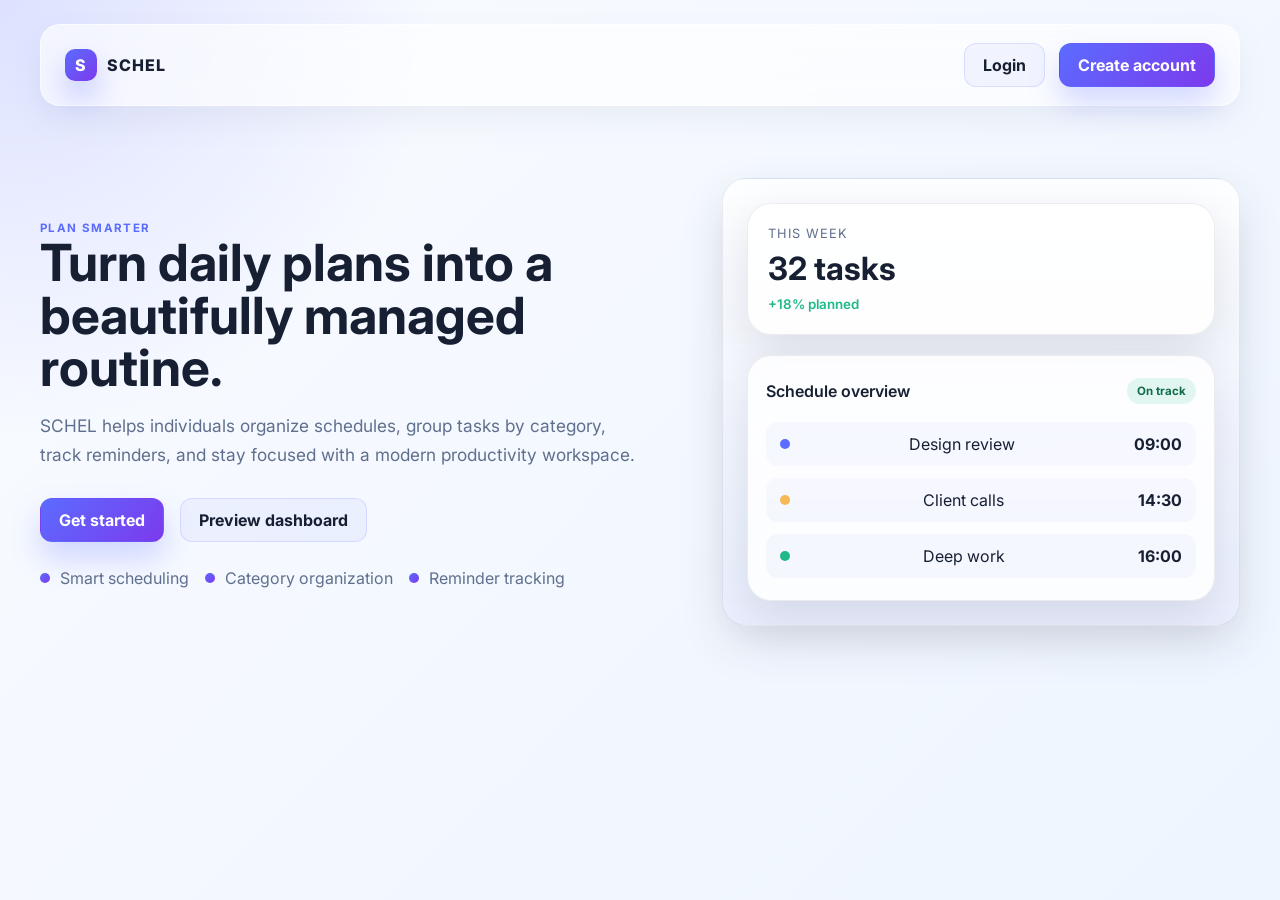
<file: frontend/index.html>
<!DOCTYPE html>
<html lang="en">
  <head>
    <meta charset="UTF-8" />
    <meta name="viewport" content="width=device-width, initial-scale=1.0" />
    <title>SCHEL | Schedule Management</title>
    <meta name="description" content="SCHEL is a professional scheduling dashboard for plans, categories, and reminders." />
    <link rel="preconnect" href="https://fonts.googleapis.com" />
    <link rel="preconnect" href="https://fonts.gstatic.com" crossorigin />
    <link href="https://fonts.googleapis.com/css2?family=Inter:wght@400;500;600;700;800&display=swap" rel="stylesheet" />
    <link rel="stylesheet" href="css/style.css" />
    <link rel="stylesheet" href="css/components.css" />
  </head>
  <body class="landing-page">
    <div class="landing-shell">
      <nav class="landing-topbar" aria-label="Main navigation">
        <div class="brand-wrap">
          <span class="brand-mark">S</span>
          <span class="brand-name">SCHEL</span>
        </div>
        <div class="landing-actions">
          <a class="btn btn-secondary" href="login.html">Login</a>
          <a class="btn btn-primary" href="register.html">Create account</a>
        </div>
      </nav>

      <main class="landing-hero">
        <div class="hero-copy">
          <span class="eyebrow">Plan smarter</span>
          <h1>Turn daily plans into a beautifully managed routine.</h1>
          <p>
            SCHEL helps individuals organize schedules, group tasks by category, track reminders,
            and stay focused with a modern productivity workspace.
          </p>
          <div class="cta-row">
            <a class="btn btn-primary" href="register.html">Get started</a>
            <a class="btn btn-secondary" href="dashboard.html">Preview dashboard</a>
          </div>
          <ul class="feature-list" aria-label="Platform highlights">
            <li>Smart scheduling</li>
            <li>Category organization</li>
            <li>Reminder tracking</li>
          </ul>
        </div>

        <div class="hero-panel" aria-label="SCHEL dashboard overview">
          <div class="mini-stat-card">
            <span class="label">This week</span>
            <strong>32 tasks</strong>
            <small>+18% planned</small>
          </div>
          <div class="mini-board">
            <div class="mini-board-header">
              <span>Schedule overview</span>
              <span class="badge badge-success">On track</span>
            </div>
            <div class="mini-list">
              <div class="mini-list-item">
                <span class="dot dot-primary"></span>
                Design review
                <strong>09:00</strong>
              </div>
              <div class="mini-list-item">
                <span class="dot dot-warning"></span>
                Client calls
                <strong>14:30</strong>
              </div>
              <div class="mini-list-item">
                <span class="dot dot-success"></span>
                Deep work
                <strong>16:00</strong>
              </div>
            </div>
          </div>
        </div>
      </main>
    </div>
    <script src="js/config.js?v=phase-f"></script>
    <script src="js/api.js?v=phase-f"></script>
  </body>
</html>
</file>
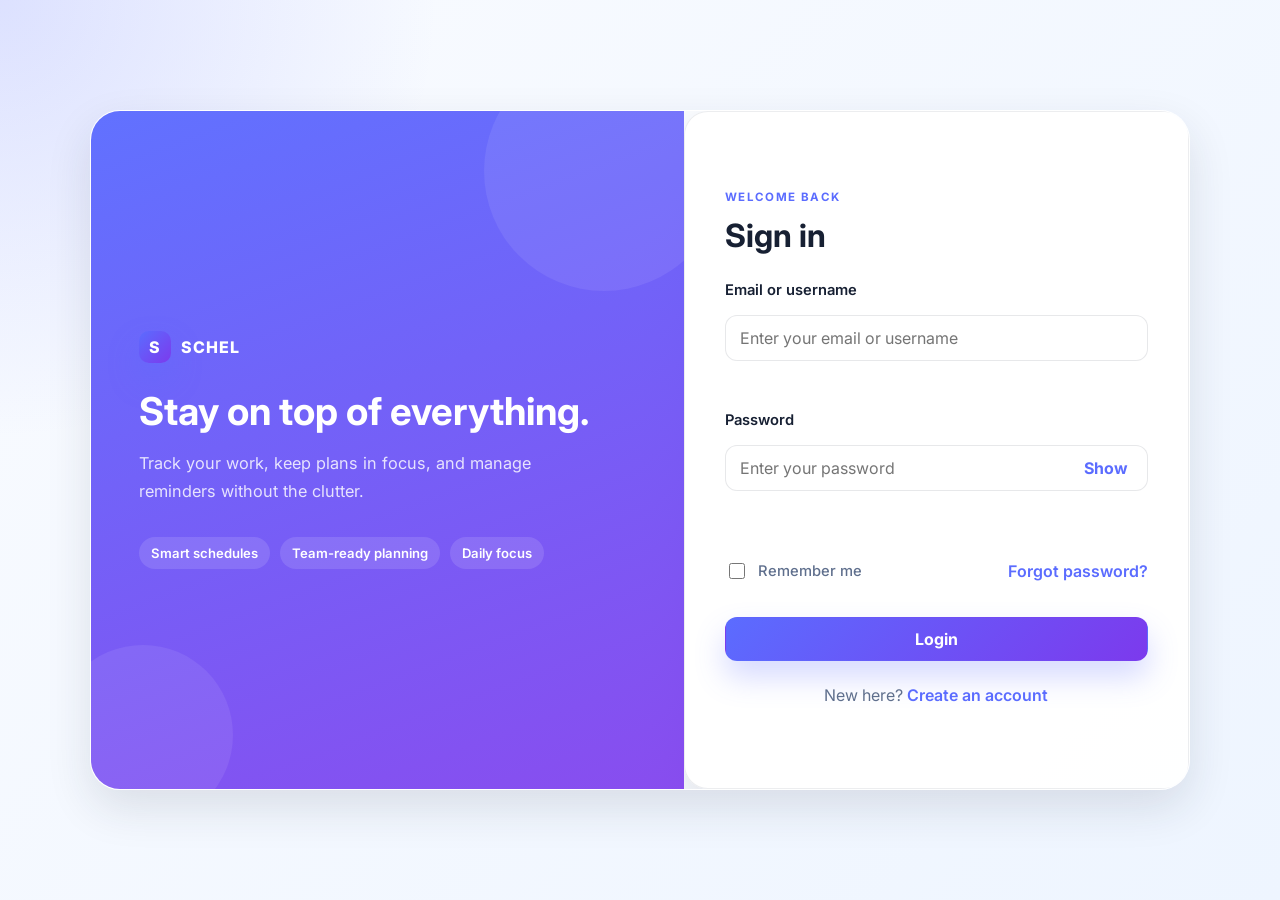
<file: frontend/categories.html>
<!DOCTYPE html>
<html lang="en">
  <head>
    <meta charset="UTF-8" />
    <meta name="viewport" content="width=device-width, initial-scale=1.0" />
    <title>SCHEL | Categories</title>
    <link rel="preconnect" href="https://fonts.googleapis.com" />
    <link rel="preconnect" href="https://fonts.gstatic.com" crossorigin />
    <link href="https://fonts.googleapis.com/css2?family=Inter:wght@400;500;600;700;800&display=swap" rel="stylesheet" />
    <link rel="stylesheet" href="css/style.css" />
    <link rel="stylesheet" href="css/components.css" />
    <link rel="stylesheet" href="css/dashboard.css" />
  </head>
  <body class="app-page">
    <div class="app-shell">
      <aside class="sidebar" aria-label="Sidebar navigation">
        <div class="brand-wrap">
          <span class="brand-mark">S</span>
          <span class="brand-name">SCHEL</span>
        </div>

        <nav class="main-nav" aria-label="Main navigation">
          <a class="nav-item" href="dashboard.html">Dashboard</a>
          <a class="nav-item" href="schedules.html">Schedules</a>
          <a class="nav-item active" href="categories.html">Categories</a>
          <a class="nav-item" href="reminders.html">Reminders</a>
          <a class="nav-item" href="profile.html">Profile</a>
          <button type="button" class="nav-item nav-button" data-action="logout">Logout</button>
        </nav>
      </aside>

      <main class="content-panel">
        <header class="topbar">
          <div>
            <p class="eyebrow">Organization</p>
            <h1>Categories</h1>
            <p class="page-subtitle">Organize your schedules with a system that works for you.</p>
          </div>
          <button id="open-create-modal" class="btn btn-primary" type="button">+ Add Category</button>
        </header>

        <section class="panel-card schedule-toolbar" aria-label="Category search">
          <div class="toolbar-grid single-search-grid">
            <div class="field-group search-field">
              <label for="category-search">Search</label>
              <input id="category-search" type="search" placeholder="Search categories..." />
            </div>
          </div>
        </section>

        <section class="panel-card schedule-panel" aria-live="polite">
          <div class="panel-header schedule-header-row">
            <h2>Your categories</h2>
            <span id="category-count-badge" class="badge badge-neutral">0 categories</span>
          </div>
          <div id="category-list" class="category-grid"></div>
        </section>
      </main>
    </div>

    <div id="category-modal" class="modal" aria-hidden="true">
      <div class="modal-backdrop" data-close-modal="true"></div>
      <div class="modal-panel" role="dialog" aria-modal="true" aria-labelledby="category-modal-title">
        <div class="modal-header">
          <div>
            <p class="eyebrow">Category</p>
            <h2 id="category-modal-title">Create Category</h2>
          </div>
          <button class="icon-button" type="button" data-close-modal="true" aria-label="Close">✕</button>
        </div>

        <form id="category-form" novalidate>
          <div class="form-grid">
            <div class="field-group form-span-2">
              <label for="category-name">Category Name</label>
              <input id="category-name" name="name" type="text" maxlength="100" placeholder="e.g. Work, Personal, Learning" />
              <small class="field-error" data-error-for="name"></small>
            </div>

            <div class="field-group form-span-2">
              <label for="category-color">Category Color</label>
              <input id="category-color" name="color" type="color" value="#5b6cff" />
              <small class="field-error" data-error-for="color"></small>
            </div>
          </div>

          <div class="modal-actions">
            <button type="button" class="btn btn-secondary" data-close-modal="true">Cancel</button>
            <button type="submit" class="btn btn-primary" id="save-category-btn">Create Category</button>
          </div>
        </form>
      </div>
    </div>

    <div id="delete-category-modal" class="modal" aria-hidden="true">
      <div class="modal-backdrop" data-close-modal="true"></div>
      <div class="modal-panel confirm-panel" role="dialog" aria-modal="true" aria-labelledby="delete-category-title">
        <div class="modal-header">
          <div>
            <p class="eyebrow">Delete</p>
            <h2 id="delete-category-title">Delete category?</h2>
          </div>
          <button class="icon-button" type="button" data-close-modal="true" aria-label="Close">✕</button>
        </div>

        <p id="delete-category-message" class="confirm-copy"></p>

        <div class="modal-actions">
          <button type="button" class="btn btn-secondary" data-close-modal="true">Cancel</button>
          <button type="button" class="btn btn-danger" id="confirm-delete-category-btn">Delete</button>
        </div>
      </div>
    </div>

    <div id="toast-container" class="toast-container" aria-live="polite" aria-atomic="true"></div>

    <script src="js/config.js?v=phase-f"></script>
    <script src="js/api.js?v=phase-f"></script>
    <script src="js/categories.js"></script>
  </body>
</html>
</file>
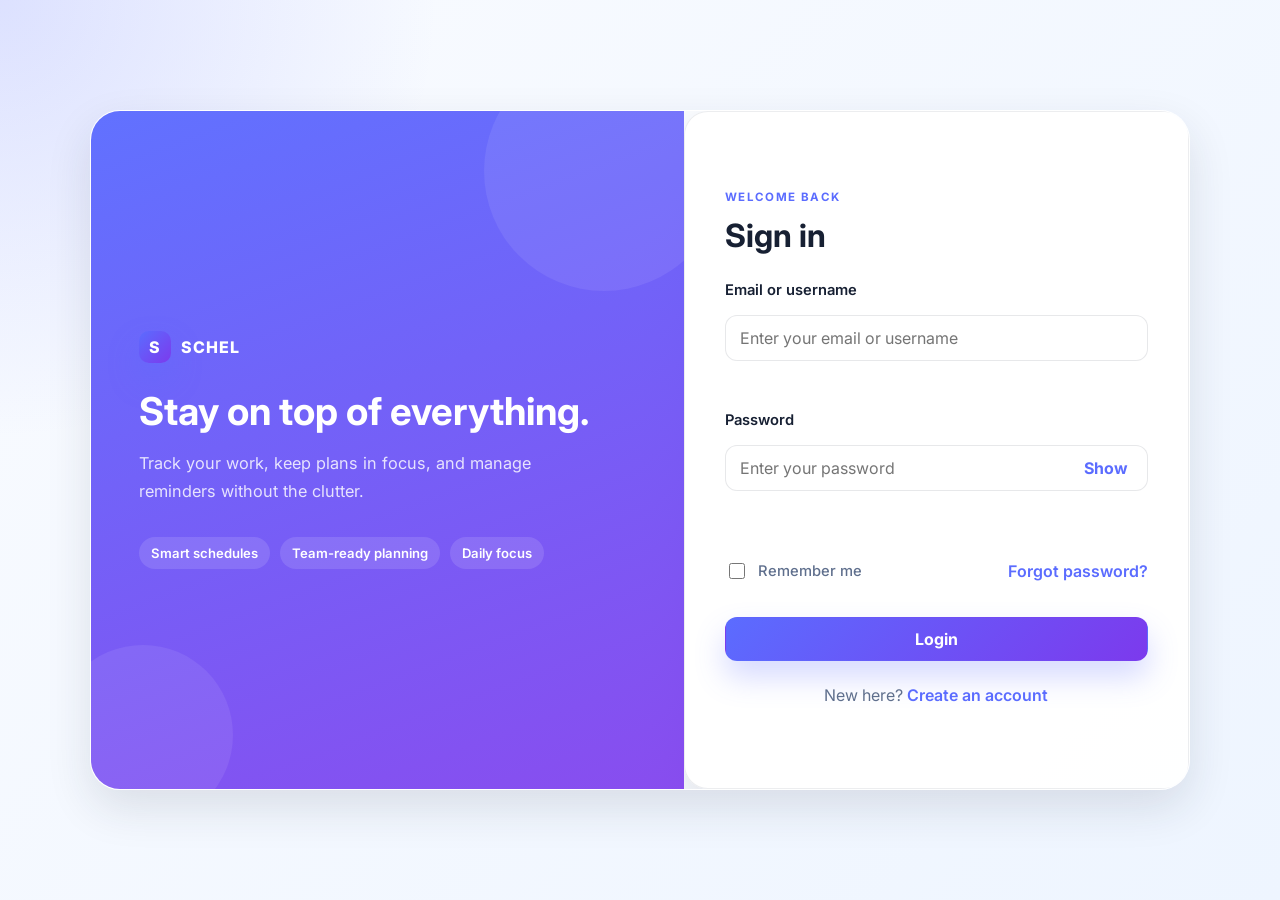
<file: frontend/dashboard.html>
<!DOCTYPE html>
<html lang="en">
  <head>
    <meta charset="UTF-8" />
    <meta name="viewport" content="width=device-width, initial-scale=1.0" />
    <title>SCHEL | Dashboard</title>
    <link rel="preconnect" href="https://fonts.googleapis.com" />
    <link rel="preconnect" href="https://fonts.gstatic.com" crossorigin />
    <link href="https://fonts.googleapis.com/css2?family=Inter:wght@400;500;600;700;800&display=swap" rel="stylesheet" />
    <link rel="stylesheet" href="css/style.css" />
    <link rel="stylesheet" href="css/components.css" />
    <link rel="stylesheet" href="css/dashboard.css" />
  </head>
  <body class="app-page">
    <div class="app-shell">
      <aside class="sidebar" aria-label="Sidebar navigation">
        <div class="brand-wrap">
          <span class="brand-mark">S</span>
          <span class="brand-name">SCHEL</span>
        </div>

        <nav class="main-nav" aria-label="Main navigation">
          <a class="nav-item active" href="dashboard.html">Dashboard</a>
          <a class="nav-item" href="schedules.html">Schedules</a>
          <a class="nav-item" href="categories.html">Categories</a>
          <a class="nav-item" href="reminders.html">Reminders</a>
          <a class="nav-item" href="profile.html">Profile</a>
          <button type="button" class="nav-item nav-button" data-action="logout">Logout</button>
        </nav>

        <div class="sidebar-card">
          <p class="eyebrow">Focus</p>
          <h3>Today at a glance</h3>
          <ul>
            <li>Schedule overview</li>
            <li>Priority updates</li>
            <li>Reminder tracker</li>
          </ul>
        </div>
      </aside>

      <main class="content-panel">
        <header class="topbar">
          <div>
            <p class="eyebrow">Overview</p>
            <h1>Dashboard</h1>
          </div>
          <div class="topbar-actions">
            <button class="btn btn-secondary" type="button">Export</button>
            <button class="btn btn-primary" type="button" data-action="add-schedule">+ Add schedule</button>
          </div>
        </header>

        <section class="welcome-panel">
          <div>
            <p class="eyebrow" id="welcome-tag">Good morning</p>
            <h2 id="dashboard-user-name">Welcome back</h2>
            <p class="welcome-subtitle">Here’s what’s happening with your schedule today.</p>
          </div>
          <div class="welcome-actions">
            <button class="btn btn-primary" type="button" data-action="add-schedule">+ Add Schedule</button>
            <button class="btn btn-secondary" type="button" data-action="add-reminder">Add Reminder</button>
          </div>
        </section>

        <section class="stats-grid" aria-label="Summary statistics">
          <article class="stat-card accent-cyan" data-stat-card>
            <div class="stat-meta">
              <span class="stat-icon">◔</span>
              <span class="stat-label">Total schedules</span>
            </div>
            <strong data-stat="total-schedules">—</strong>
            <small>From backend</small>
          </article>

          <article class="stat-card accent-violet" data-stat-card>
            <div class="stat-meta">
              <span class="stat-icon">◌</span>
              <span class="stat-label">Pending</span>
            </div>
            <strong data-stat="pending">—</strong>
            <small>Awaiting action</small>
          </article>

          <article class="stat-card accent-green" data-stat-card>
            <div class="stat-meta">
              <span class="stat-icon">✓</span>
              <span class="stat-label">Completed</span>
            </div>
            <strong data-stat="completed">—</strong>
            <small>Total completed</small>
          </article>

          <article class="stat-card accent-amber" data-stat-card>
            <div class="stat-meta">
              <span class="stat-icon">!</span>
              <span class="stat-label">Missed</span>
            </div>
            <strong data-stat="missed">—</strong>
            <small>Needs attention</small>
          </article>

          <article class="stat-card accent-sky" data-stat-card>
            <div class="stat-meta">
              <span class="stat-icon">▣</span>
              <span class="stat-label">Categories</span>
            </div>
            <strong data-stat="categories">—</strong>
            <small>Organized</small>
          </article>

          <article class="stat-card accent-pink" data-stat-card>
            <div class="stat-meta">
              <span class="stat-icon">⏰</span>
              <span class="stat-label">Reminders</span>
            </div>
            <strong data-stat="reminders">—</strong>
            <small>Scheduled alerts</small>
          </article>
        </section>

        <section class="content-grid two-column large-top-gap">
          <article class="panel-card">
            <div class="panel-header">
              <h2>Today’s Schedule</h2>
              <span id="dashboard-schedule-status" class="badge badge-success">Loading</span>
            </div>
            <div id="today-schedule" class="timeline-list" aria-live="polite"></div>
          </article>

          <article class="panel-card">
            <div class="panel-header">
              <h2>Quick Actions</h2>
              <span class="badge badge-neutral">Workspace</span>
            </div>
            <div class="quick-action-list">
              <button class="quick-action" type="button" data-action="add-schedule">
                <span class="qa-icon">＋</span>
                <span>
                  <strong>Add Schedule</strong>
                  <small>Plan a new task</small>
                </span>
              </button>
              <button class="quick-action" type="button" data-action="add-reminder">
                <span class="qa-icon">⏰</span>
                <span>
                  <strong>Add Reminder</strong>
                  <small>Set a follow-up alert</small>
                </span>
              </button>
              <a class="quick-action" href="categories.html">
                <span class="qa-icon">▣</span>
                <span>
                  <strong>Manage Categories</strong>
                  <small>Organize your workspace</small>
                </span>
              </a>
            </div>
          </article>
        </section>

        <section class="content-grid two-column large-top-gap">
          <article class="panel-card">
            <div class="panel-header">
              <h2>Upcoming Schedules</h2>
              <a href="schedules.html" class="text-link">View all schedules</a>
            </div>
            <div id="upcoming-schedules" class="stack-list" aria-live="polite"></div>
          </article>

          <article class="panel-card">
            <div class="panel-header">
              <h2>Reminders</h2>
              <a href="reminders.html" class="text-link">View all reminders</a>
            </div>
            <div id="reminder-list" class="stack-list" aria-live="polite"></div>
          </article>
        </section>

        <section class="content-grid one-column large-top-gap">
          <article class="panel-card">
            <div class="panel-header">
              <h2>Categories</h2>
              <a href="categories.html" class="text-link">Manage categories</a>
            </div>
            <div id="category-list" class="category-list" aria-live="polite"></div>
          </article>
        </section>
      </main>
    </div>

    <script src="js/config.js?v=phase-f"></script>
    <script src="js/api.js?v=phase-f"></script>
    <script src="js/dashboard.js?v=phase-e"></script>
  </body>
</html>
</file>
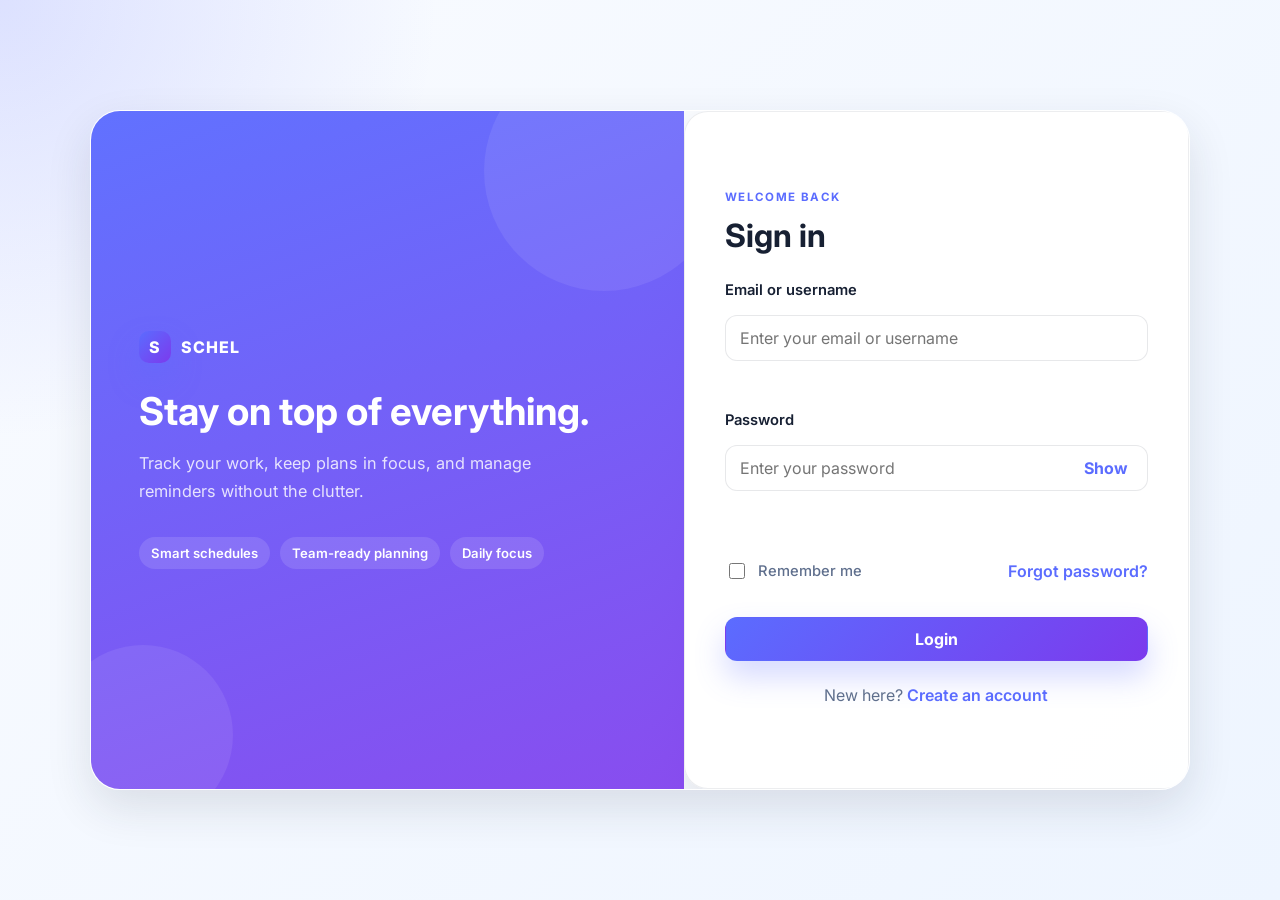
<file: frontend/login.html>
<!DOCTYPE html>
<html lang="en">
  <head>
    <meta charset="UTF-8" />
    <meta name="viewport" content="width=device-width, initial-scale=1.0" />
    <title>SCHEL | Login</title>
    <link rel="preconnect" href="https://fonts.googleapis.com" />
    <link rel="preconnect" href="https://fonts.gstatic.com" crossorigin />
    <link href="https://fonts.googleapis.com/css2?family=Inter:wght@400;500;600;700;800&display=swap" rel="stylesheet" />
    <link rel="stylesheet" href="css/style.css" />
    <link rel="stylesheet" href="css/components.css" />
    <link rel="stylesheet" href="css/auth.css" />
  </head>
  <body class="auth-page">
    <div class="auth-shell">
      <div class="auth-visual">
        <div class="brand-wrap">
          <span class="brand-mark">S</span>
          <span class="brand-name">SCHEL</span>
        </div>
        <h1>Stay on top of everything.</h1>
        <p>Track your work, keep plans in focus, and manage reminders without the clutter.</p>
        <div class="auth-highlights">
          <span>Smart schedules</span>
          <span>Team-ready planning</span>
          <span>Daily focus</span>
        </div>
      </div>

      <main class="auth-card" aria-label="Login form">
        <div class="auth-header">
          <p class="eyebrow">Welcome back</p>
          <h2>Sign in</h2>
        </div>

        <form class="auth-form" data-form="login" novalidate>
          <div class="field-group">
            <label for="identifier">Email or username</label>
            <input
              id="identifier"
              name="identifier"
              type="text"
              placeholder="Enter your email or username"
              autocomplete="username"
              aria-invalid="false"
            />
            <div class="field-error" aria-live="polite"></div>
          </div>

          <div class="field-group">
            <label for="login-password">Password</label>
            <div class="password-field">
              <input
                id="login-password"
                name="password"
                type="password"
                placeholder="Enter your password"
                autocomplete="current-password"
                aria-invalid="false"
              />
              <button class="password-toggle" type="button" data-password-toggle aria-label="Show password">Show</button>
            </div>
            <div class="field-error" aria-live="polite"></div>
          </div>

          <div class="form-meta">
            <label class="checkbox-wrap">
              <input type="checkbox" />
              <span>Remember me</span>
            </label>
            <a href="#" class="text-link">Forgot password?</a>
          </div>

          <div class="form-alert" hidden aria-live="polite"></div>

          <button type="submit" class="btn btn-primary btn-block">Login</button>
        </form>

        <p class="auth-footer">
          New here?
          <a href="register.html" class="text-link">Create an account</a>
        </p>
      </main>
    </div>

    <script src="js/config.js?v=phase-f"></script>
    <script src="js/api.js?v=phase-f"></script>
    <script src="js/auth.js?v=phase2"></script>
  </body>
</html>
</file>
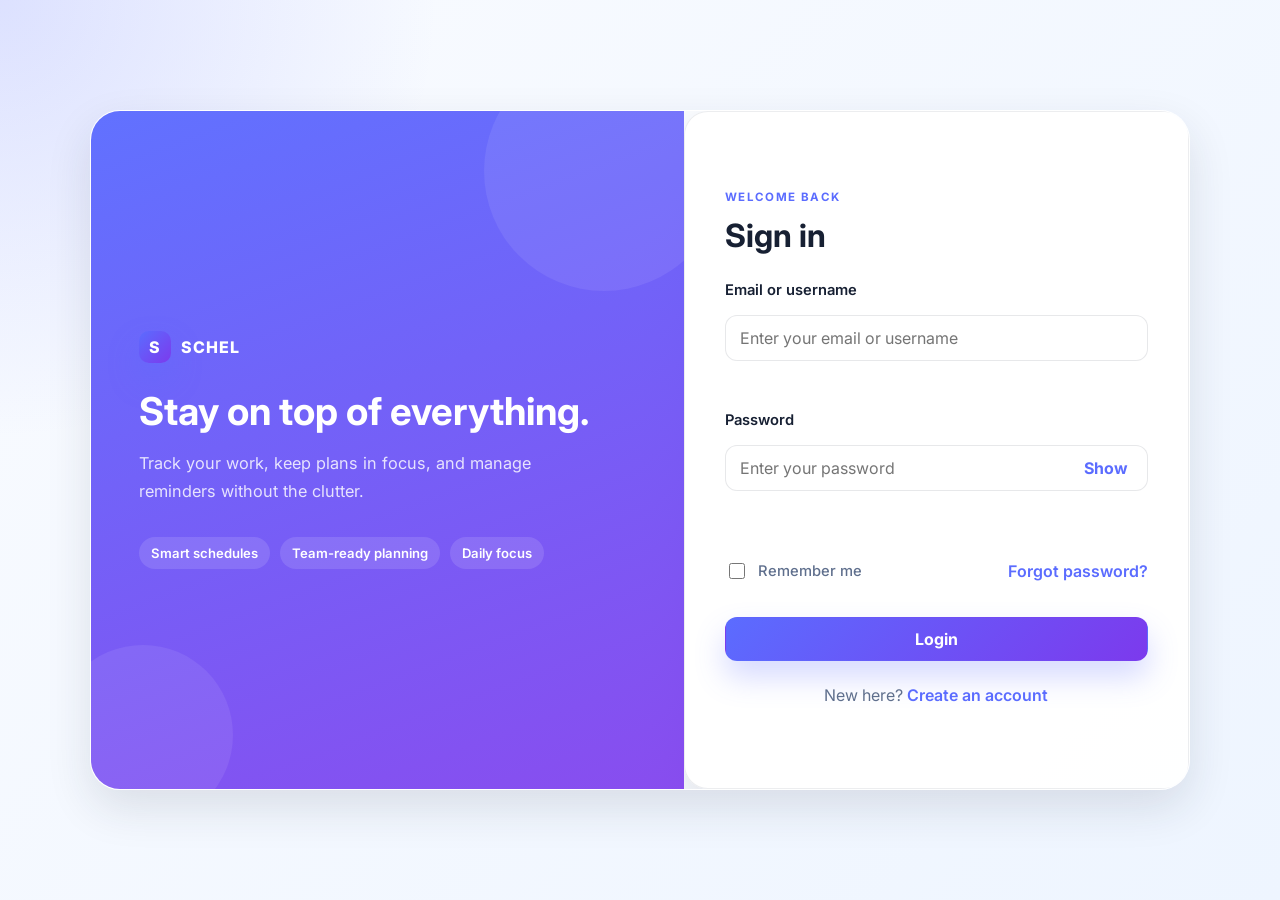
<file: frontend/profile.html>
<!DOCTYPE html>
<html lang="en">
  <head>
    <meta charset="UTF-8" />
    <meta name="viewport" content="width=device-width, initial-scale=1.0" />
    <title>SCHEL | Profile</title>
    <link rel="preconnect" href="https://fonts.googleapis.com" />
    <link rel="preconnect" href="https://fonts.gstatic.com" crossorigin />
    <link href="https://fonts.googleapis.com/css2?family=Inter:wght@400;500;600;700;800&display=swap" rel="stylesheet" />
    <link rel="stylesheet" href="css/style.css" />
    <link rel="stylesheet" href="css/components.css" />
    <link rel="stylesheet" href="css/dashboard.css" />
  </head>
  <body class="app-page">
    <div class="app-shell">
      <aside class="sidebar" aria-label="Sidebar navigation">
        <div class="brand-wrap">
          <span class="brand-mark">S</span>
          <span class="brand-name">SCHEL</span>
        </div>

        <nav class="main-nav" aria-label="Main navigation">
          <a class="nav-item" href="dashboard.html">Dashboard</a>
          <a class="nav-item" href="schedules.html">Schedules</a>
          <a class="nav-item" href="categories.html">Categories</a>
          <a class="nav-item" href="reminders.html">Reminders</a>
          <a class="nav-item active" href="profile.html">Profile</a>
          <button type="button" class="nav-item nav-button" data-action="logout">Logout</button>
        </nav>
      </aside>

      <main class="content-panel">
        <header class="topbar">
          <div>
            <p class="eyebrow">Account</p>
            <h1>Profile</h1>
            <p class="page-subtitle">Your account details.</p>
          </div>
          <button class="btn btn-secondary" type="button" disabled aria-label="Profile editing is not supported by the current backend">Edit profile</button>
        </header>

        <section class="panel-card profile-card" aria-live="polite">
          <p id="profile-error" class="profile-note" role="alert" hidden></p>
          <div id="profile-loading" class="profile-loading">
            <div class="load-skeleton" style="width: 68px; height: 68px; border-radius: 18px; margin-bottom: 18px;"></div>
            <div class="load-skeleton" style="width: 180px; height: 24px; margin-bottom: 10px;"></div>
            <div class="load-skeleton" style="width: 120px; height: 14px;"></div>
          </div>

          <div id="profile-content" hidden>
            <div class="profile-header">
              <div id="profile-avatar" class="avatar">U</div>
              <div>
                <h2 id="profile-name">User</h2>
                <p class="profile-subtitle">Account overview</p>
              </div>
            </div>

            <div class="profile-grid">
              <div class="field-group">
                <label for="profile-username">Username</label>
                <input id="profile-username" type="text" readonly aria-label="Username" />
              </div>
              <div class="field-group">
                <label for="profile-email">Email</label>
                <input id="profile-email" type="email" readonly aria-label="Email" />
              </div>
              <div class="field-group form-span-2">
                <label for="profile-created-at">Member since</label>
                <input id="profile-created-at" type="text" readonly aria-label="Member since" />
              </div>
            </div>

            <div class="profile-note">
              <p>Profile editing is currently unavailable because the existing backend does not expose update-user endpoints.</p>
            </div>
          </div>
        </section>
      </main>
    </div>

    <script src="js/config.js?v=phase-f"></script>
    <script src="js/api.js?v=phase-f"></script>
    <script src="js/profile.js"></script>
  </body>
</html>
</file>
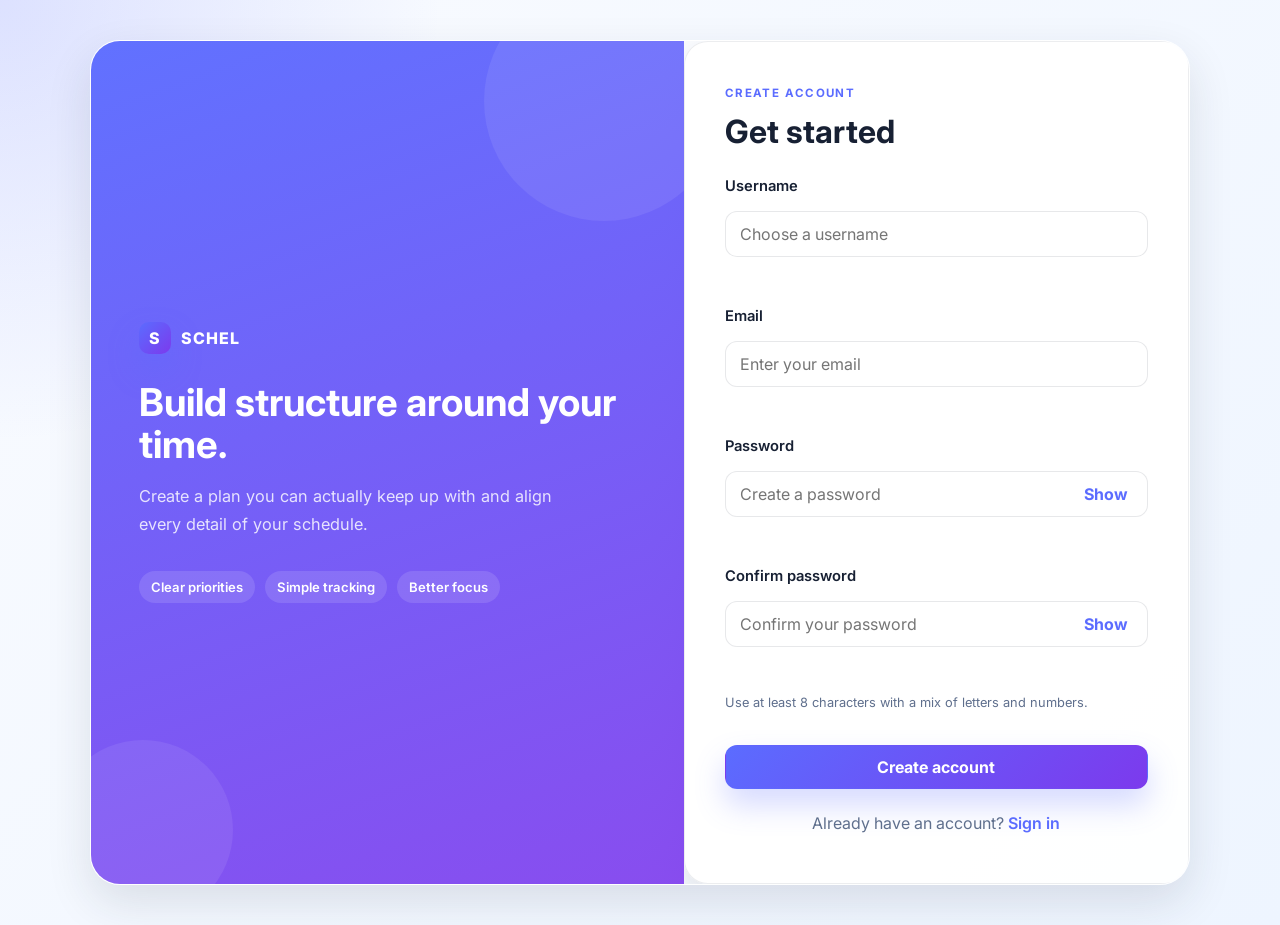
<file: frontend/register.html>
<!DOCTYPE html>
<html lang="en">
  <head>
    <meta charset="UTF-8" />
    <meta name="viewport" content="width=device-width, initial-scale=1.0" />
    <title>SCHEL | Register</title>
    <link rel="preconnect" href="https://fonts.googleapis.com" />
    <link rel="preconnect" href="https://fonts.gstatic.com" crossorigin />
    <link href="https://fonts.googleapis.com/css2?family=Inter:wght@400;500;600;700;800&display=swap" rel="stylesheet" />
    <link rel="stylesheet" href="css/style.css" />
    <link rel="stylesheet" href="css/components.css" />
    <link rel="stylesheet" href="css/auth.css" />
  </head>
  <body class="auth-page">
    <div class="auth-shell">
      <div class="auth-visual">
        <div class="brand-wrap">
          <span class="brand-mark">S</span>
          <span class="brand-name">SCHEL</span>
        </div>
        <h1>Build structure around your time.</h1>
        <p>Create a plan you can actually keep up with and align every detail of your schedule.</p>
        <div class="auth-highlights">
          <span>Clear priorities</span>
          <span>Simple tracking</span>
          <span>Better focus</span>
        </div>
      </div>

      <main class="auth-card" aria-label="Registration form">
        <div class="auth-header">
          <p class="eyebrow">Create account</p>
          <h2>Get started</h2>
        </div>

        <form class="auth-form" data-form="register" novalidate>
          <div class="field-group">
            <label for="register-username">Username</label>
            <input
              id="register-username"
              name="username"
              type="text"
              placeholder="Choose a username"
              autocomplete="username"
              aria-invalid="false"
            />
            <div class="field-error" aria-live="polite"></div>
          </div>

          <div class="field-group">
            <label for="register-email">Email</label>
            <input
              id="register-email"
              name="email"
              type="email"
              placeholder="Enter your email"
              autocomplete="email"
              aria-invalid="false"
            />
            <div class="field-error" aria-live="polite"></div>
          </div>

          <div class="field-group">
            <label for="register-password">Password</label>
            <div class="password-field">
              <input
                id="register-password"
                name="password"
                type="password"
                placeholder="Create a password"
                autocomplete="new-password"
                aria-invalid="false"
              />
              <button class="password-toggle" type="button" data-password-toggle aria-label="Show password">Show</button>
            </div>
            <div class="field-error" aria-live="polite"></div>
          </div>

          <div class="field-group">
            <label for="register-confirm-password">Confirm password</label>
            <div class="password-field">
              <input
                id="register-confirm-password"
                name="confirmPassword"
                type="password"
                placeholder="Confirm your password"
                autocomplete="new-password"
                aria-invalid="false"
              />
              <button class="password-toggle" type="button" data-password-toggle aria-label="Show password">Show</button>
            </div>
            <div class="field-error" aria-live="polite"></div>
          </div>

          <p class="help-text">Use at least 8 characters with a mix of letters and numbers.</p>

          <div class="form-alert" hidden aria-live="polite"></div>

          <button type="submit" class="btn btn-primary btn-block">Create account</button>
        </form>

        <p class="auth-footer">
          Already have an account?
          <a href="login.html" class="text-link">Sign in</a>
        </p>
      </main>
    </div>

    <script src="js/config.js?v=phase-f"></script>
    <script src="js/api.js?v=phase-f"></script>
    <script src="js/auth.js?v=phase2"></script>
  </body>
</html>
</file>
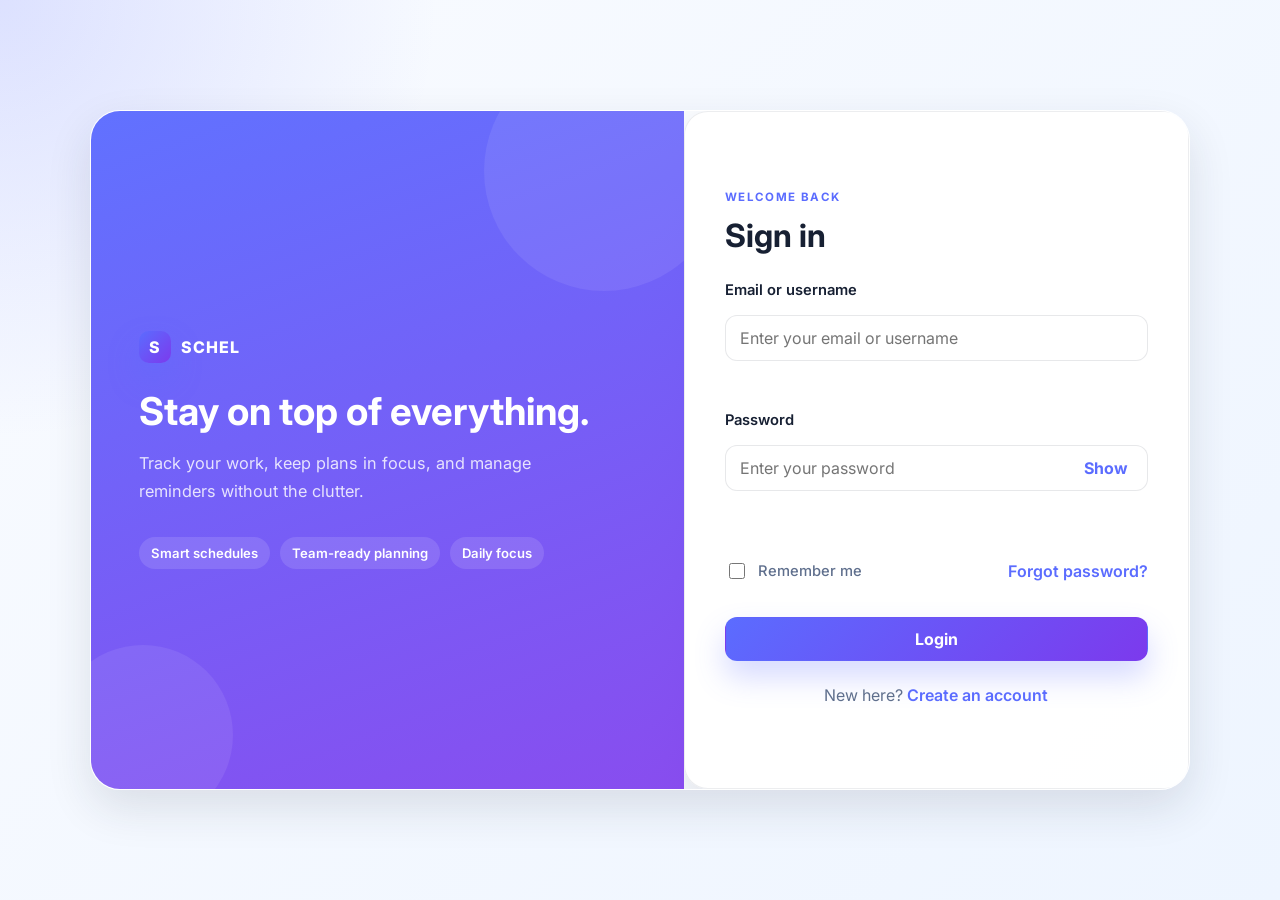
<file: frontend/reminders.html>
<!DOCTYPE html>
<html lang="en">
  <head>
    <meta charset="UTF-8" />
    <meta name="viewport" content="width=device-width, initial-scale=1.0" />
    <title>SCHEL | Reminders</title>
    <link rel="preconnect" href="https://fonts.googleapis.com" />
    <link rel="preconnect" href="https://fonts.gstatic.com" crossorigin />
    <link href="https://fonts.googleapis.com/css2?family=Inter:wght@400;500;600;700;800&display=swap" rel="stylesheet" />
    <link rel="stylesheet" href="css/style.css" />
    <link rel="stylesheet" href="css/components.css" />
    <link rel="stylesheet" href="css/dashboard.css" />
  </head>
  <body class="app-page">
    <div class="app-shell">
      <aside class="sidebar" aria-label="Sidebar navigation">
        <div class="brand-wrap">
          <span class="brand-mark">S</span>
          <span class="brand-name">SCHEL</span>
        </div>

        <nav class="main-nav" aria-label="Main navigation">
          <a class="nav-item" href="dashboard.html">Dashboard</a>
          <a class="nav-item" href="schedules.html">Schedules</a>
          <a class="nav-item" href="categories.html">Categories</a>
          <a class="nav-item active" href="reminders.html">Reminders</a>
          <a class="nav-item" href="profile.html">Profile</a>
          <button type="button" class="nav-item nav-button" data-action="logout">Logout</button>
        </nav>
      </aside>

      <main class="content-panel">
        <header class="topbar">
          <div>
            <p class="eyebrow">Alerts</p>
            <h1>Reminders</h1>
            <p class="page-subtitle">Never miss what matters.</p>
          </div>
          <button id="open-create-modal" class="btn btn-primary" type="button">+ Add Reminder</button>
        </header>

        <section class="panel-card schedule-toolbar" aria-label="Reminder search and filters">
          <div class="toolbar-grid">
            <div class="field-group search-field">
              <label for="reminder-search">Search</label>
              <input id="reminder-search" type="search" placeholder="Search reminders or schedules..." />
            </div>

            <div class="filter-grid">
              <div class="field-group">
                <label for="reminder-status-filter">Status</label>
                <select id="reminder-status-filter">
                  <option value="ALL">All</option>
                  <option value="PENDING">Pending</option>
                  <option value="SENT">Sent</option>
                </select>
              </div>

              <div class="field-group">
                <label for="reminder-date-filter">Date</label>
                <input id="reminder-date-filter" type="date" />
              </div>

              <div class="field-group">
                <label for="reminder-schedule-filter">Schedule</label>
                <select id="reminder-schedule-filter">
                  <option value="ALL">All schedules</option>
                </select>
              </div>
            </div>
          </div>

          <div class="toolbar-actions">
            <button id="clear-filters" class="btn btn-secondary" type="button">Clear Filters</button>
            <button id="sort-toggle" class="btn btn-secondary" type="button">Sort: Soonest</button>
          </div>
        </section>

        <section class="panel-card schedule-panel" aria-live="polite">
          <div class="panel-header schedule-header-row">
            <h2>Upcoming alerts</h2>
            <span id="reminder-count-badge" class="badge badge-neutral">0 reminders</span>
          </div>
          <div id="reminder-list" class="reminder-grid"></div>
        </section>
      </main>
    </div>

    <div id="reminder-modal" class="modal" aria-hidden="true">
      <div class="modal-backdrop" data-close-modal="true"></div>
      <div class="modal-panel" role="dialog" aria-modal="true" aria-labelledby="reminder-modal-title">
        <div class="modal-header">
          <div>
            <p class="eyebrow">Reminder</p>
            <h2 id="reminder-modal-title">Create Reminder</h2>
          </div>
          <button class="icon-button" type="button" data-close-modal="true" aria-label="Close">✕</button>
        </div>

        <form id="reminder-form" novalidate>
          <div class="form-grid">
            <div class="field-group form-span-2">
              <label for="reminder-schedule">Associated Schedule</label>
              <select id="reminder-schedule" name="schedule_id">
                <option value="">Select a schedule</option>
              </select>
              <small class="field-error" data-error-for="schedule_id"></small>
            </div>

            <div class="field-group form-span-2">
              <label for="reminder-time">Reminder Date &amp; Time</label>
              <input id="reminder-time" name="reminder_time" type="datetime-local" />
              <small class="field-error" data-error-for="reminder_time"></small>
            </div>
          </div>

          <div class="modal-actions">
            <button type="button" class="btn btn-secondary" data-close-modal="true">Cancel</button>
            <button type="submit" class="btn btn-primary" id="save-reminder-btn">Create Reminder</button>
          </div>
        </form>
      </div>
    </div>

    <div id="reminder-detail-modal" class="modal" aria-hidden="true">
      <div class="modal-backdrop" data-close-modal="true"></div>
      <div class="modal-panel detail-panel" role="dialog" aria-modal="true" aria-labelledby="reminder-detail-title">
        <div class="modal-header">
          <div>
            <p class="eyebrow">Details</p>
            <h2 id="reminder-detail-title">Reminder Details</h2>
          </div>
          <button class="icon-button" type="button" data-close-modal="true" aria-label="Close">✕</button>
        </div>

        <div id="reminder-detail-body" class="detail-body"></div>

        <div class="modal-actions">
          <button type="button" class="btn btn-secondary" data-close-modal="true">Close</button>
        </div>
      </div>
    </div>

    <div id="delete-reminder-modal" class="modal" aria-hidden="true">
      <div class="modal-backdrop" data-close-modal="true"></div>
      <div class="modal-panel confirm-panel" role="dialog" aria-modal="true" aria-labelledby="delete-reminder-title">
        <div class="modal-header">
          <div>
            <p class="eyebrow">Delete</p>
            <h2 id="delete-reminder-title">Delete reminder?</h2>
          </div>
          <button class="icon-button" type="button" data-close-modal="true" aria-label="Close">✕</button>
        </div>

        <p id="delete-reminder-message" class="confirm-copy">Are you sure you want to delete this reminder?</p>

        <div class="modal-actions">
          <button type="button" class="btn btn-secondary" data-close-modal="true">Cancel</button>
          <button type="button" class="btn btn-danger" id="confirm-delete-reminder-btn">Delete</button>
        </div>
      </div>
    </div>

    <div id="toast-container" class="toast-container" aria-live="polite" aria-atomic="true"></div>

    <script src="js/config.js?v=phase-f"></script>
    <script src="js/api.js?v=phase-f"></script>
    <script src="js/reminders.js"></script>
  </body>
</html>
</file>
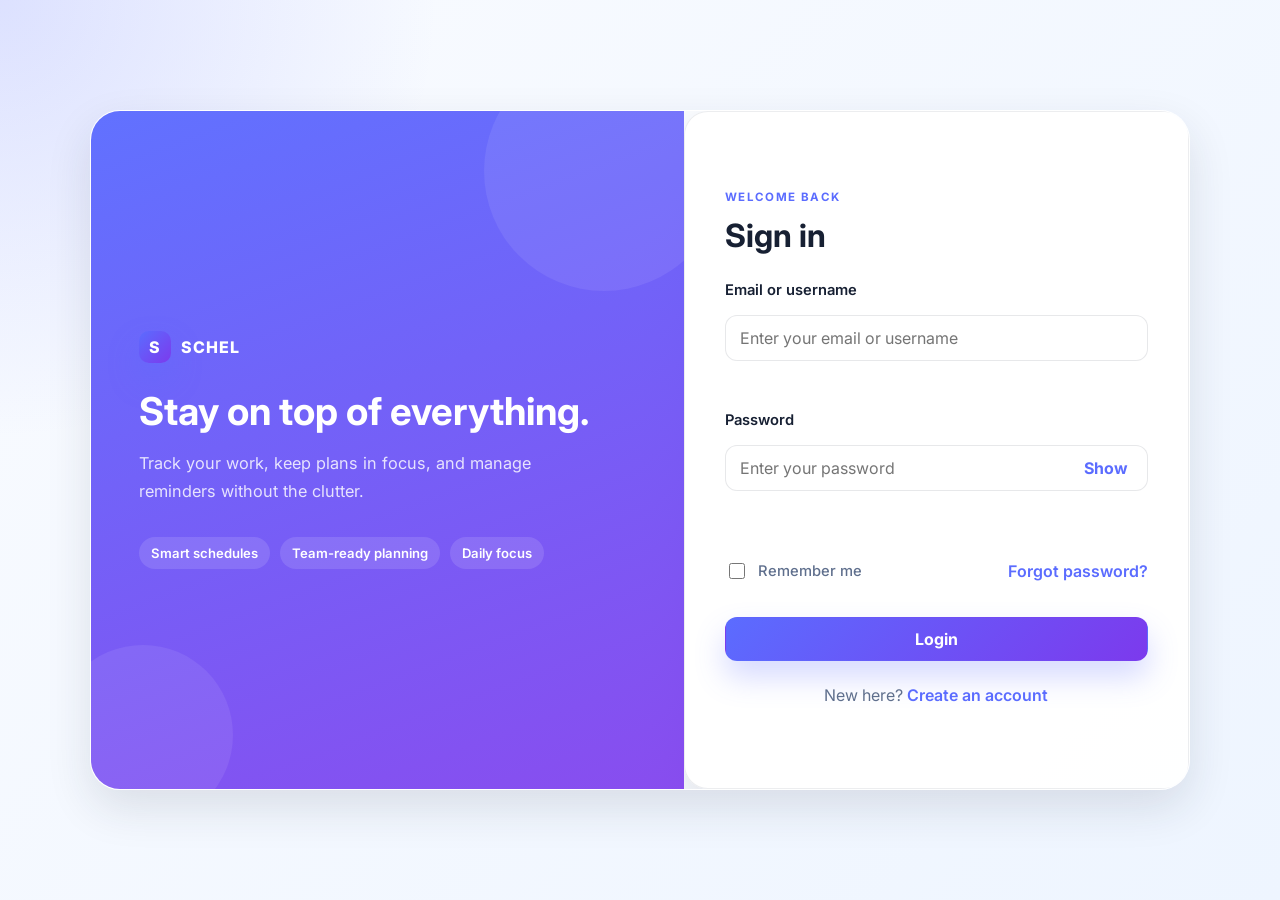
<file: frontend/schedules.html>
<!DOCTYPE html>
<html lang="en">
  <head>
    <meta charset="UTF-8" />
    <meta name="viewport" content="width=device-width, initial-scale=1.0" />
    <title>SCHEL | Schedules</title>
    <link rel="preconnect" href="https://fonts.googleapis.com" />
    <link rel="preconnect" href="https://fonts.gstatic.com" crossorigin />
    <link href="https://fonts.googleapis.com/css2?family=Inter:wght@400;500;600;700;800&display=swap" rel="stylesheet" />
    <link rel="stylesheet" href="css/style.css" />
    <link rel="stylesheet" href="css/components.css" />
    <link rel="stylesheet" href="css/dashboard.css" />
  </head>
  <body class="app-page">
    <div class="app-shell">
      <aside class="sidebar" aria-label="Sidebar navigation">
        <div class="brand-wrap">
          <span class="brand-mark">S</span>
          <span class="brand-name">SCHEL</span>
        </div>

        <nav class="main-nav" aria-label="Main navigation">
          <a class="nav-item" href="dashboard.html">Dashboard</a>
          <a class="nav-item active" href="schedules.html">Schedules</a>
          <a class="nav-item" href="categories.html">Categories</a>
          <a class="nav-item" href="reminders.html">Reminders</a>
          <a class="nav-item" href="profile.html">Profile</a>
          <button type="button" class="nav-item nav-button" data-action="logout">Logout</button>
        </nav>
      </aside>

      <main class="content-panel">
        <header class="topbar">
          <div>
            <p class="eyebrow">Planning</p>
            <h1>Schedules</h1>
            <p class="page-subtitle">Plan, organize, and stay on top of your day.</p>
          </div>
          <button class="btn btn-primary" id="open-create-modal" type="button">+ Add Schedule</button>
        </header>

        <section class="panel-card schedule-toolbar" aria-label="Schedule filters and search">
          <div class="toolbar-grid">
            <div class="field-group search-field">
              <label for="schedule-search">Search</label>
              <input id="schedule-search" type="search" placeholder="Search by title or description" />
            </div>

            <div class="filter-grid">
              <div class="field-group">
                <label for="schedule-date-filter">Date</label>
                <input id="schedule-date-filter" type="date" />
              </div>

              <div class="field-group">
                <label for="schedule-status-filter">Status</label>
                <select id="schedule-status-filter">
                  <option value="ALL">All</option>
                  <option value="PENDING">Pending</option>
                  <option value="COMPLETED">Completed</option>
                  <option value="MISSED">Missed</option>
                </select>
              </div>

              <div class="field-group">
                <label for="schedule-priority-filter">Priority</label>
                <select id="schedule-priority-filter">
                  <option value="ALL">All</option>
                  <option value="LOW">Low</option>
                  <option value="MEDIUM">Medium</option>
                  <option value="HIGH">High</option>
                </select>
              </div>

              <div class="field-group">
                <label for="schedule-category-filter">Category</label>
                <select id="schedule-category-filter">
                  <option value="ALL">All</option>
                </select>
              </div>
            </div>
          </div>

          <div class="toolbar-actions">
            <button class="btn btn-secondary" id="clear-filters" type="button">Clear Filters</button>
            <button class="btn btn-secondary" id="sort-toggle" type="button">Sort: Date ↑</button>
          </div>
        </section>

        <section class="panel-card schedule-panel" aria-live="polite">
          <div class="panel-header schedule-header-row">
            <h2>Upcoming plans</h2>
            <span id="schedule-count-badge" class="badge badge-neutral">0 schedules</span>
          </div>
          <div id="schedule-list" class="schedule-list"></div>
        </section>
      </main>
    </div>

    <div id="schedule-modal" class="modal" aria-hidden="true">
      <div class="modal-backdrop" data-close-modal="true"></div>
      <div class="modal-panel" role="dialog" aria-modal="true" aria-labelledby="schedule-modal-title">
        <div class="modal-header">
          <div>
            <p class="eyebrow">Schedule</p>
            <h2 id="schedule-modal-title">Create Schedule</h2>
          </div>
          <button class="icon-button" type="button" data-close-modal="true" aria-label="Close">✕</button>
        </div>

        <form id="schedule-form" novalidate>
          <div class="form-grid">
            <div class="field-group form-span-2">
              <label for="schedule-title">Title</label>
              <input id="schedule-title" name="title" type="text" maxlength="120" />
              <small class="field-error" data-error-for="title"></small>
            </div>

            <div class="field-group form-span-2">
              <label for="schedule-description">Description</label>
              <textarea id="schedule-description" name="description" rows="4" placeholder="Optional details for this task"></textarea>
              <small class="field-error" data-error-for="description"></small>
            </div>

            <div class="field-group">
              <label for="schedule-date">Date</label>
              <input id="schedule-date" name="task_date" type="date" />
              <small class="field-error" data-error-for="task_date"></small>
            </div>

            <div class="field-group">
              <label for="schedule-category">Category</label>
              <select id="schedule-category" name="category"></select>
              <small class="field-error" data-error-for="category"></small>
            </div>

            <div class="field-group">
              <label for="schedule-start-time">Start Time</label>
              <input id="schedule-start-time" name="start_time" type="time" />
              <small class="field-error" data-error-for="start_time"></small>
            </div>

            <div class="field-group">
              <label for="schedule-end-time">End Time</label>
              <input id="schedule-end-time" name="end_time" type="time" />
              <small class="field-error" data-error-for="end_time"></small>
            </div>

            <div class="field-group">
              <label for="schedule-priority">Priority</label>
              <select id="schedule-priority" name="priority">
                <option value="LOW">Low</option>
                <option value="MEDIUM" selected>Medium</option>
                <option value="HIGH">High</option>
              </select>
              <small class="field-error" data-error-for="priority"></small>
            </div>

            <div class="field-group">
              <label for="schedule-status">Status</label>
              <select id="schedule-status" name="status">
                <option value="PENDING" selected>Pending</option>
                <option value="COMPLETED">Completed</option>
                <option value="MISSED">Missed</option>
              </select>
              <small class="field-error" data-error-for="status"></small>
            </div>
          </div>

          <div class="modal-actions">
            <button type="button" class="btn btn-secondary" data-close-modal="true">Cancel</button>
            <button type="submit" class="btn btn-primary" id="save-schedule-btn">Save Schedule</button>
          </div>
        </form>
      </div>
    </div>

    <div id="schedule-detail-modal" class="modal" aria-hidden="true">
      <div class="modal-backdrop" data-close-modal="true"></div>
      <div class="modal-panel detail-panel" role="dialog" aria-modal="true" aria-labelledby="schedule-detail-title">
        <div class="modal-header">
          <div>
            <p class="eyebrow">Details</p>
            <h2 id="schedule-detail-title">Schedule Details</h2>
          </div>
          <button class="icon-button" type="button" data-close-modal="true" aria-label="Close">✕</button>
        </div>

        <div id="schedule-detail-body" class="detail-body"></div>
        <div class="modal-actions detail-actions">
          <button type="button" class="btn btn-secondary" data-close-modal="true">Close</button>
          <button type="button" class="btn btn-primary" id="detail-mark-complete">Mark as Completed</button>
        </div>
      </div>
    </div>

    <div id="delete-modal" class="modal" aria-hidden="true">
      <div class="modal-backdrop" data-close-modal="true"></div>
      <div class="modal-panel confirm-panel" role="dialog" aria-modal="true" aria-labelledby="delete-modal-title">
        <div class="modal-header">
          <div>
            <p class="eyebrow">Delete</p>
            <h2 id="delete-modal-title">Delete schedule?</h2>
          </div>
          <button class="icon-button" type="button" data-close-modal="true" aria-label="Close">✕</button>
        </div>

        <p id="delete-message" class="confirm-copy"></p>

        <div class="modal-actions">
          <button type="button" class="btn btn-secondary" data-close-modal="true">Cancel</button>
          <button type="button" class="btn btn-danger" id="confirm-delete-btn">Delete</button>
        </div>
      </div>
    </div>

    <div id="toast-container" class="toast-container" aria-live="polite" aria-atomic="true"></div>

    <script src="js/config.js?v=phase-f"></script>
    <script src="js/api.js?v=phase-f"></script>
    <script src="js/schedules.js"></script>
  </body>
</html>
</file>
<file: frontend/css/style.css>
:root {
  --primary: #5b6cff;
  --primary-strong: #4255f5;
  --primary-soft: rgba(91, 108, 255, 0.12);
  --secondary: #7c3aed;
  --background: #f4f7fb;
  --surface: #ffffff;
  --surface-alt: #eef2ff;
  --text: #172033;
  --muted: #5f6f8d;
  --border: rgba(23, 32, 51, 0.08);
  --shadow: 0 18px 45px rgba(31, 41, 55, 0.12);
  --success: #1fb98a;
  --warning: #f7b955;
  --danger: #ef5d6d;
  --info: #25a7de;
  --radius-lg: 24px;
  --radius-md: 16px;
  --radius-sm: 12px;
  --space-1: 8px;
  --space-2: 12px;
  --space-3: 16px;
  --space-4: 20px;
  --space-5: 24px;
  --space-6: 32px;
  --space-7: 40px;
  --space-8: 52px;

  --font-stack: "Inter", "Segoe UI", sans-serif;
}

* {
  box-sizing: border-box;
}

html {
  scroll-behavior: smooth;
}

body {
  margin: 0;
  font-family: var(--font-stack);
  background:
    radial-gradient(circle at top left, rgba(91, 108, 255, 0.18), transparent 28%),
    linear-gradient(135deg, #f9fbff 0%, #eef5ff 100%);
  color: var(--text);
}

a {
  color: inherit;
  text-decoration: none;
}

button,
input,
select {
  font: inherit;
}

img {
  max-width: 100%;
}

h1,
h2,
h3,
p {
  margin-top: 0;
}

.eyebrow {
  margin: 0 0 var(--space-2);
  text-transform: uppercase;
  letter-spacing: 0.12em;
  font-size: 0.72rem;
  font-weight: 700;
  color: var(--primary);
}

.brand-wrap {
  display: inline-flex;
  align-items: center;
  gap: 10px;
  font-weight: 800;
  letter-spacing: 0.06em;
}

.brand-mark {
  display: inline-flex;
  align-items: center;
  justify-content: center;
  width: 32px;
  height: 32px;
  border-radius: 10px;
  background: linear-gradient(135deg, var(--primary), var(--secondary));
  color: white;
  box-shadow: 0 16px 30px rgba(91, 108, 255, 0.35);
}

.brand-name {
  font-size: 1rem;
}

.landing-page,
.auth-page,
.app-page {
  min-height: 100vh;
}

.landing-shell,
.auth-shell,
.app-shell {
  width: min(1200px, calc(100% - 32px));
  margin: 0 auto;
}

.landing-shell {
  padding: 24px 0 60px;
}

.landing-topbar {
  display: flex;
  align-items: center;
  justify-content: space-between;
  padding: 18px 24px;
  border: 1px solid rgba(255, 255, 255, 0.7);
  border-radius: 20px;
  background: rgba(255, 255, 255, 0.62);
  backdrop-filter: blur(12px);
  box-shadow: 0 14px 32px rgba(90, 101, 129, 0.08);
}

.landing-actions {
  display: flex;
  align-items: center;
  gap: 14px;
}

.landing-hero {
  display: grid;
  grid-template-columns: 1.1fr 0.9fr;
  gap: 48px;
  padding-top: 72px;
  align-items: center;
}

.hero-copy h1 {
  margin-bottom: 18px;
  font-size: clamp(2.7rem, 4vw, 4.6rem);
  line-height: 1.02;
  max-width: 620px;
}

.hero-copy p {
  max-width: 600px;
  margin-bottom: 28px;
  color: var(--muted);
  font-size: 1.08rem;
  line-height: 1.7;
}

.cta-row {
  display: flex;
  flex-wrap: wrap;
  gap: 16px;
  margin-bottom: 26px;
}

.feature-list {
  display: flex;
  flex-wrap: wrap;
  gap: 16px;
  padding: 0;
  margin: 0;
  list-style: none;
  color: var(--muted);
}

.feature-list li {
  position: relative;
  padding-left: 20px;
}

.feature-list li::before {
  content: "";
  position: absolute;
  left: 0;
  top: 50%;
  width: 10px;
  height: 10px;
  transform: translateY(-50%);
  border-radius: 50%;
  background: linear-gradient(135deg, var(--primary), var(--secondary));
}

.hero-panel {
  display: flex;
  flex-direction: column;
  gap: 20px;
  padding: 24px;
  border-radius: var(--radius-lg);
  background: linear-gradient(180deg, rgba(255,255,255,0.8), rgba(234,239,255,0.96));
  border: 1px solid var(--border);
  box-shadow: var(--shadow);
}

.mini-stat-card,
.mini-board,
.sidebar-card,
.panel-card,
.stat-card,
.auth-card,
.profile-card {
  background: rgba(255, 255, 255, 0.82);
  border: 1px solid var(--border);
  border-radius: var(--radius-lg);
  box-shadow: var(--shadow);
}

.mini-stat-card {
  padding: 22px 20px;
  display: flex;
  flex-direction: column;
  gap: 8px;
}

.mini-stat-card .label {
  color: var(--muted);
  font-size: 0.8rem;
  letter-spacing: 0.08em;
  text-transform: uppercase;
}

.mini-stat-card strong {
  font-size: 2rem;
}

.mini-stat-card small {
  color: var(--success);
  font-weight: 600;
}

.mini-board {
  padding: 22px 18px;
}

.mini-board-header {
  display: flex;
  align-items: center;
  justify-content: space-between;
  margin-bottom: 18px;
  font-weight: 600;
}

.mini-list {
  display: flex;
  flex-direction: column;
  gap: 12px;
}

.mini-list-item {
  display: flex;
  align-items: center;
  justify-content: space-between;
  gap: 10px;
  padding: 12px 14px;
  border-radius: var(--radius-sm);
  background: rgba(91, 108, 255, 0.04);
  color: var(--text);
}

.dot {
  width: 10px;
  height: 10px;
  border-radius: 50%;
  display: inline-block;
}

.dot-primary { background: var(--primary); }
.dot-warning { background: var(--warning); }
.dot-success { background: var(--success); }
.dot-danger { background: var(--danger); }

@media (max-width: 900px) {
  .landing-hero {
    grid-template-columns: 1fr;
    padding-top: 48px;
  }

  .landing-topbar {
    flex-direction: column;
    gap: 16px;
  }
}

@media (max-width: 600px) {
  .landing-shell,
  .auth-shell,
  .app-shell {
    width: min(100% - 22px, 1200px);
  }

  .landing-topbar {
    padding: 16px 18px;
  }

  .landing-actions,
  .cta-row {
    width: 100%;
    flex-direction: column;
  }

  .landing-actions .btn,
  .cta-row .btn {
    width: 100%;
  }
}
</file>
<file: frontend/css/components.css>
.btn {
  display: inline-flex;
  align-items: center;
  justify-content: center;
  min-height: 44px;
  padding: 0 18px;
  border: 1px solid transparent;
  border-radius: 12px;
  font-weight: 700;
  cursor: pointer;
  transition: transform 0.2s ease, box-shadow 0.2s ease, border-color 0.2s ease;
}

.btn:hover,
.btn:focus-visible {
  transform: translateY(-1px);
}

.btn:focus-visible,
input:focus-visible,
select:focus-visible,
button:focus-visible,
a:focus-visible {
  outline: 3px solid rgba(91, 108, 255, 0.2);
  outline-offset: 2px;
}

.btn-primary {
  background: linear-gradient(135deg, var(--primary), var(--secondary));
  color: #fff;
  box-shadow: 0 16px 30px rgba(91, 108, 255, 0.25);
}

.btn-secondary {
  background: rgba(91, 108, 255, 0.06);
  border-color: rgba(91, 108, 255, 0.16);
  color: var(--text);
}

.btn-block {
  width: 100%;
}

.field-group {
  display: flex;
  flex-direction: column;
  gap: 8px;
  width: 100%;
}

label {
  color: var(--text);
  font-size: 0.92rem;
  font-weight: 600;
}

input,
select {
  width: 100%;
  min-height: 46px;
  padding: 0 14px;
  border: 1px solid rgba(23, 32, 51, 0.1);
  border-radius: 12px;
  background: rgba(255, 255, 255, 0.7);
  color: var(--text);
  transition: border-color 0.2s ease, box-shadow 0.2s ease;
}

input:focus,
select:focus {
  border-color: rgba(91, 108, 255, 0.45);
  box-shadow: 0 0 0 4px rgba(91, 108, 255, 0.08);
}

.badge {
  display: inline-flex;
  align-items: center;
  justify-content: center;
  padding: 6px 10px;
  border-radius: 999px;
  font-size: 0.72rem;
  font-weight: 700;
}

.badge-success {
  background: rgba(31, 185, 138, 0.12);
  color: #106c4a;
}

.badge-warning {
  background: rgba(247, 185, 85, 0.12);
  color: #8d5c00;
}

.badge-neutral {
  background: rgba(111, 124, 147, 0.12);
  color: #49566d;
}

.text-link {
  color: var(--primary);
  font-weight: 600;
}

.checkbox-wrap {
  display: inline-flex;
  align-items: center;
  gap: 10px;
  font-weight: 500;
  color: var(--muted);
}

.checkbox-wrap input {
  width: 16px;
  height: 16px;
}

.empty-state {
  display: flex;
  flex-direction: column;
  align-items: center;
  justify-content: center;
  min-height: 260px;
  padding: 36px 20px;
  text-align: center;
  color: var(--muted);
}

.empty-icon {
  width: 64px;
  height: 64px;
  display: grid;
  place-items: center;
  margin-bottom: 16px;
  border-radius: 18px;
  background: linear-gradient(135deg, rgba(91, 108, 255, 0.12), rgba(124, 58, 237, 0.12));
  font-size: 2rem;
}

.empty-state h3 {
  margin-bottom: 8px;
  color: var(--text);
}

.empty-state p {
  margin-bottom: 22px;
  max-width: 420px;
  line-height: 1.7;
}

.modal {
  display: none;
}

.modal.open {
  display: block;
}

.loader {
  width: 18px;
  height: 18px;
  border: 2px solid rgba(91, 108, 255, 0.2);
  border-top-color: var(--primary);
  border-radius: 50%;
  animation: spin 0.7s linear infinite;
}

@keyframes spin {
  to {
    transform: rotate(360deg);
  }
}
</file>
<file: frontend/css/dashboard.css>
.app-page {
  padding: 32px 0 48px;
}

.app-shell {
  display: grid;
  grid-template-columns: 250px minmax(0, 1fr);
  gap: 28px;
  min-height: calc(100vh - 80px);
}

.sidebar {
  display: flex;
  flex-direction: column;
  gap: 22px;
  padding: 24px 18px;
  border-radius: var(--radius-lg);
  background: rgba(16, 24, 40, 0.96);
  color: rgba(255,255,255,0.9);
  border: 1px solid rgba(255,255,255,0.08);
  box-shadow: 0 20px 40px rgba(15, 23, 42, 0.2);
}

.sidebar .brand-wrap {
  padding: 8px 8px 16px;
  border-bottom: 1px solid rgba(255,255,255,0.08);
}

.main-nav {
  display: flex;
  flex-direction: column;
  gap: 8px;
}

.nav-item {
  display: flex;
  align-items: center;
  justify-content: space-between;
  width: 100%;
  padding: 12px 14px;
  border-radius: 12px;
  color: rgba(255,255,255,0.76);
  background: transparent;
  border: 1px solid transparent;
  font-weight: 600;
  text-align: left;
  transition: background 0.2s ease, color 0.2s ease, border-color 0.2s ease;
}

.nav-item:hover,
.nav-item.active {
  background: rgba(91, 108, 255, 0.16);
  border-color: rgba(255,255,255,0.08);
  color: #fff;
}

.nav-button {
  cursor: pointer;
}

.sidebar-card {
  margin-top: auto;
  padding: 18px 16px;
  background: rgba(255,255,255,0.02);
  border-color: rgba(255,255,255,0.06);
}

.sidebar-card h3 {
  margin-bottom: 8px;
  color: white;
}

.sidebar-card ul {
  padding-left: 18px;
  margin: 0;
  color: rgba(255,255,255,0.75);
  line-height: 1.8;
}

.content-panel {
  display: flex;
  flex-direction: column;
  gap: 24px;
}

.topbar {
  display: flex;
  align-items: center;
  justify-content: space-between;
  gap: 20px;
  padding: 10px 4px 0;
}

.topbar h1 {
  margin: 0;
  font-size: clamp(2rem, 3vw, 2.8rem);
}

.topbar-actions {
  display: flex;
  gap: 12px;
}

.welcome-panel {
  display: flex;
  align-items: center;
  justify-content: space-between;
  gap: 18px;
  padding: 24px 24px 20px;
  border: 1px solid var(--border);
  border-radius: var(--radius-lg);
  background: linear-gradient(135deg, rgba(91, 108, 255, 0.12), rgba(124, 58, 237, 0.07));
  box-shadow: var(--shadow);
}

.welcome-panel h2 {
  margin: 0 0 8px;
  font-size: clamp(1.7rem, 2.4vw, 2.5rem);
}

.welcome-subtitle {
  margin: 0;
  color: var(--muted);
  font-size: 1rem;
}

.welcome-actions {
  display: flex;
  flex-wrap: wrap;
  gap: 12px;
}

.stats-grid {
  display: grid;
  grid-template-columns: repeat(6, minmax(0, 1fr));
  gap: 18px;
}

.stat-card {
  padding: 20px 16px;
  border-radius: 20px;
  border: 1px solid var(--border);
  box-shadow: var(--shadow);
}

.stat-card.accent-cyan {
  background: linear-gradient(135deg, rgba(37, 167, 222, 0.09), rgba(255,255,255,0.96));
}

.stat-card.accent-violet {
  background: linear-gradient(135deg, rgba(124, 58, 237, 0.08), rgba(255,255,255,0.96));
}

.stat-card.accent-green {
  background: linear-gradient(135deg, rgba(31, 185, 138, 0.1), rgba(255,255,255,0.96));
}

.stat-card.accent-amber {
  background: linear-gradient(135deg, rgba(247, 185, 85, 0.12), rgba(255,255,255,0.96));
}

.stat-card.accent-sky {
  background: linear-gradient(135deg, rgba(91, 108, 255, 0.1), rgba(255,255,255,0.96));
}

.stat-card.accent-pink {
  background: linear-gradient(135deg, rgba(239, 93, 109, 0.08), rgba(255,255,255,0.96));
}

.stat-meta {
  display: flex;
  align-items: center;
  gap: 8px;
  margin-bottom: 18px;
}

.stat-icon {
  display: inline-flex;
  align-items: center;
  justify-content: center;
  width: 28px;
  height: 28px;
  border-radius: 10px;
  background: rgba(255,255,255,0.6);
  color: var(--primary);
  font-weight: 800;
}

.stat-label {
  color: var(--muted);
  font-size: 0.74rem;
  letter-spacing: 0.08em;
  text-transform: uppercase;
  font-weight: 700;
}

.stat-card strong {
  display: block;
  margin-bottom: 8px;
  font-size: clamp(1.8rem, 2vw, 2.3rem);
}

.stat-card small {
  color: var(--muted);
}

.content-grid {
  display: grid;
  gap: 24px;
}

.two-column {
  grid-template-columns: repeat(2, minmax(0, 1fr));
}

.one-column {
  grid-template-columns: 1fr;
}

.large-top-gap {
  margin-top: 6px;
}

.panel-card {
  padding: 22px 20px;
  border-radius: var(--radius-lg);
  border: 1px solid var(--border);
  background: rgba(255,255,255,0.8);
  box-shadow: var(--shadow);
}

.panel-header {
  display: flex;
  justify-content: space-between;
  align-items: center;
  gap: 12px;
  margin-bottom: 18px;
}

.panel-header h2 {
  margin: 0;
  font-size: 1.3rem;
}

.timeline-list,
.stack-list,
.quick-action-list {
  display: flex;
  flex-direction: column;
  gap: 14px;
}

.timeline-item {
  display: grid;
  grid-template-columns: 78px minmax(0, 1fr);
  gap: 14px;
  align-items: center;
  padding: 14px 16px;
  border-radius: var(--radius-md);
  background: linear-gradient(135deg, rgba(91,108,255,0.05), rgba(124,58,237,0.04));
  border: 1px solid rgba(91,108,255,0.08);
}

.timeline-time {
  font-weight: 700;
  color: var(--primary);
}

.timeline-item strong,
.timeline-item small,
.list-row strong,
.list-row small {
  display: block;
}

.timeline-item small,
.list-row small,
.reminder-row small {
  margin-top: 4px;
  color: var(--muted);
}

.timeline-meta,
.priority-row {
  display: flex;
  align-items: center;
  justify-content: space-between;
  gap: 14px;
  margin-top: 8px;
}

.priority-pill {
  display: inline-flex;
  align-items: center;
  justify-content: center;
  padding: 5px 8px;
  border-radius: 999px;
  font-size: 0.7rem;
  font-weight: 700;
}

.priority-high,
.badge-priority.priority-high {
  background: rgba(239, 93, 109, 0.12);
  color: #a72b3e;
}

.priority-medium,
.badge-priority.priority-medium {
  background: rgba(247, 185, 85, 0.12);
  color: #8a5f00;
}

.priority-low,
.badge-priority.priority-low {
  background: rgba(31, 185, 138, 0.12);
  color: #0d6b4d;
}

.status-pill {
  display: inline-flex;
  align-items: center;
  justify-content: center;
  padding: 5px 8px;
  border-radius: 999px;
  font-size: 0.72rem;
  font-weight: 700;
}

.status-pending,
.badge-status.status-pending {
  background: rgba(91, 108, 255, 0.08);
  color: var(--primary);
}

.status-done,
.badge-status.status-completed {
  background: rgba(31, 185, 138, 0.12);
  color: #0d6b4d;
}

.status-missed,
.badge-status.status-missed {
  background: rgba(239, 93, 109, 0.1);
  color: #a72b3e;
}

.stack-item,
.reminder-row,
.list-row {
  display: flex;
  align-items: center;
  justify-content: space-between;
  gap: 12px;
  padding: 12px 14px;
  border-radius: var(--radius-md);
  background: rgba(91,108,255,0.04);
  border: 1px solid rgba(91,108,255,0.05);
}

.page-subtitle {
  margin: 8px 0 0;
  color: var(--muted);
  font-size: 1.03rem;
  line-height: 1.6;
}

.schedule-toolbar {
  padding: 22px 20px;
}

.single-search-grid {
  grid-template-columns: 1fr;
}

.toolbar-grid {
  display: grid;
  grid-template-columns: minmax(220px, 1.3fr) minmax(0, 2.7fr);
  gap: 18px;
  align-items: end;
}

.search-field {
  min-width: 0;
}

.category-grid {
  display: grid;
  grid-template-columns: repeat(auto-fit, minmax(240px, 1fr));
  gap: 16px;
}

.category-card {
  display: flex;
  flex-direction: column;
  gap: 16px;
  min-height: 190px;
  padding: 18px 18px 16px;
  border: 1px solid var(--border);
  border-radius: 18px;
  background: linear-gradient(180deg, rgba(255,255,255,0.96), rgba(244,247,251,0.9));
  box-shadow: 0 10px 22px rgba(31, 41, 55, 0.06);
}

.category-header {
  display: flex;
  align-items: center;
  justify-content: space-between;
  gap: 12px;
}

.category-title-wrap {
  display: flex;
  align-items: center;
  gap: 12px;
}

.category-icon {
  width: 15px;
  height: 15px;
  border-radius: 50%;
  box-shadow: 0 0 0 5px rgba(91, 108, 255, 0.08);
}

.category-card h3 {
  margin: 0;
  font-size: 1.23rem;
}

.category-body {
  display: flex;
  align-items: center;
  justify-content: space-between;
  margin-top: auto;
  color: var(--muted);
  font-weight: 600;
}

.category-footer {
  display: flex;
  align-items: center;
  justify-content: flex-end;
  gap: 10px;
  margin-top: auto;
  padding-top: 14px;
  border-top: 1px solid rgba(23, 32, 51, 0.06);
}

.reminder-grid {
  display: grid;
  grid-template-columns: repeat(auto-fit, minmax(280px, 1fr));
  gap: 18px;
}

.reminder-card {
  display: flex;
  flex-direction: column;
  gap: 16px;
  min-height: 210px;
  padding: 18px 18px 16px;
  border: 1px solid var(--border);
  border-radius: 18px;
  background: linear-gradient(180deg, rgba(255,255,255,0.96), rgba(244,247,251,0.9));
  box-shadow: 0 10px 22px rgba(31, 41, 55, 0.06);
}

.reminder-card-header {
  display: flex;
  align-items: flex-start;
  justify-content: space-between;
  gap: 12px;
}

.reminder-card-header h3 {
  margin: 0;
  font-size: 1.15rem;
}

.reminder-label {
  margin-bottom: 8px;
}

.reminder-card-meta {
  display: flex;
  flex-direction: column;
  gap: 12px;
  margin-top: auto;
}

.reminder-card-meta strong {
  display: block;
  font-size: 1rem;
  line-height: 1.5;
  color: var(--text);
}

.reminder-card-meta .detail-label {
  display: block;
  margin-bottom: 6px;
}

.reminder-card-actions {
  display: flex;
  justify-content: flex-end;
  gap: 10px;
  flex-wrap: wrap;
  margin-top: auto;
  padding-top: 14px;
  border-top: 1px solid rgba(23, 32, 51, 0.06);
}

.filter-grid {
  display: grid;
  grid-template-columns: repeat(4, minmax(0, 1fr));
  gap: 14px;
}

.toolbar-actions {
  display: flex;
  justify-content: flex-end;
  gap: 12px;
  margin-top: 18px;
}

.schedule-panel {
  min-height: 420px;
}

.schedule-header-row {
  margin-bottom: 20px;
}

.schedule-list {
  display: grid;
  gap: 16px;
}

.schedule-card {
  padding: 18px 18px 16px;
  border: 1px solid var(--border);
  border-radius: 18px;
  background: linear-gradient(180deg, rgba(255,255,255,0.96), rgba(244,247,251,0.9));
  box-shadow: 0 10px 22px rgba(31, 41, 55, 0.06);
  transition: transform 0.2s ease, box-shadow 0.2s ease, border-color 0.2s ease;
}

.schedule-card:hover {
  transform: translateY(-2px);
  box-shadow: 0 18px 28px rgba(31, 41, 55, 0.09);
  border-color: rgba(91, 108, 255, 0.18);
}

.schedule-card-header {
  display: flex;
  justify-content: space-between;
  gap: 12px;
  align-items: flex-start;
  margin-bottom: 12px;
}

.schedule-card-header h3 {
  margin: 0 0 8px;
  font-size: 1.25rem;
}

.schedule-card-header p {
  margin: 0;
  color: var(--muted);
  line-height: 1.6;
}

.schedule-meta {
  display: flex;
  flex-wrap: wrap;
  gap: 12px;
  margin-bottom: 14px;
  color: var(--muted);
  font-size: 0.96rem;
}

.schedule-badges {
  display: flex;
  flex-wrap: wrap;
  gap: 10px;
  margin-bottom: 14px;
}

.badge-priority,
.badge-status {
  display: inline-flex;
  align-items: center;
  justify-content: center;
  padding: 6px 10px;
  border-radius: 999px;
  font-size: 0.72rem;
  font-weight: 700;
  letter-spacing: 0.04em;
}

.schedule-footer {
  display: flex;
  justify-content: space-between;
  align-items: center;
  gap: 12px;
  flex-wrap: wrap;
  padding-top: 14px;
  border-top: 1px solid rgba(23, 32, 51, 0.06);
}

.category-pill {
  display: inline-flex;
  align-items: center;
  padding: 6px 10px;
  border-radius: 999px;
  background: rgba(91, 108, 255, 0.08);
  color: var(--primary);
  font-size: 0.76rem;
  font-weight: 700;
}

.schedule-actions {
  display: flex;
  gap: 10px;
  flex-wrap: wrap;
}

.btn-small {
  min-height: 36px;
  padding: 0 14px;
  font-size: 0.85rem;
}

.btn-danger {
  background: rgba(239, 93, 109, 0.1);
  border-color: rgba(239, 93, 109, 0.12);
  color: #a72b3e;
}

.modal {
  position: fixed;
  inset: 0;
  display: none;
  z-index: 40;
}

.modal.open {
  display: block;
}

.modal-backdrop {
  position: absolute;
  inset: 0;
  background: rgba(15, 23, 42, 0.54);
}

.modal-panel {
  position: relative;
  z-index: 1;
  width: min(700px, calc(100% - 32px));
  max-height: calc(100vh - 56px);
  margin: 28px auto 0;
  padding: 22px 20px 18px;
  border-radius: 22px;
  border: 1px solid var(--border);
  background: rgba(255,255,255,0.98);
  box-shadow: 0 30px 60px rgba(15, 23, 42, 0.22);
  overflow: auto;
}

.detail-panel,
.confirm-panel {
  width: min(520px, calc(100% - 32px));
}

.modal-header {
  display: flex;
  align-items: center;
  justify-content: space-between;
  gap: 16px;
  margin-bottom: 18px;
}

.modal-header h2 {
  margin: 0;
}

.icon-button {
  display: inline-flex;
  align-items: center;
  justify-content: center;
  width: 38px;
  height: 38px;
  border: 1px solid rgba(23, 32, 51, 0.08);
  border-radius: 10px;
  background: rgba(91, 108, 255, 0.06);
  color: var(--text);
  cursor: pointer;
}

.form-grid {
  display: grid;
  grid-template-columns: repeat(2, minmax(0, 1fr));
  gap: 18px;
}

.form-span-2 {
  grid-column: span 2;
}

textarea {
  width: 100%;
  min-height: 110px;
  padding: 12px 14px;
  border: 1px solid rgba(23, 32, 51, 0.1);
  border-radius: 12px;
  background: rgba(255,255,255,0.7);
  color: var(--text);
  resize: vertical;
}

textarea:focus {
  border-color: rgba(91, 108, 255, 0.45);
  box-shadow: 0 0 0 4px rgba(91, 108, 255, 0.08);
}

.modal-actions {
  display: flex;
  align-items: center;
  justify-content: flex-end;
  gap: 12px;
  margin-top: 22px;
}

.detail-grid {
  display: grid;
  grid-template-columns: repeat(2, minmax(0, 1fr));
  gap: 18px;
}

.detail-grid > div {
  display: flex;
  flex-direction: column;
  gap: 8px;
}

.detail-full {
  grid-column: 1 / -1;
}

.detail-label {
  display: block;
  color: var(--muted);
  font-size: 0.76rem;
  letter-spacing: 0.08em;
  text-transform: uppercase;
  font-weight: 700;
}

.detail-grid strong {
  font-size: 1.04rem;
}

.detail-grid p {
  margin: 0;
  line-height: 1.7;
  color: var(--muted);
}

.confirm-copy {
  margin: 0 0 18px;
  color: var(--muted);
  line-height: 1.7;
}

.toast-container {
  position: fixed;
  right: 24px;
  bottom: 24px;
  display: flex;
  flex-direction: column;
  gap: 12px;
  z-index: 60;
}

.toast {
  min-width: min(320px, calc(100vw - 40px));
  padding: 12px 14px;
  border-radius: 14px;
  color: white;
  font-weight: 600;
  opacity: 0;
  transform: translateY(10px);
  transition: opacity 0.22s ease, transform 0.22s ease;
  box-shadow: 0 20px 36px rgba(15, 23, 42, 0.18);
}

.toast.is-visible {
  opacity: 1;
  transform: translateY(0);
}

.toast-success {
  background: linear-gradient(135deg, #10b981, #0d8b63);
}

.toast-error {
  background: linear-gradient(135deg, #ef5d6d, #cc3747);
}

.loading-card {
  min-height: 170px;
}

@media (max-width: 980px) {
  .toolbar-grid {
    grid-template-columns: 1fr;
  }

  .filter-grid,
  .form-grid,
  .detail-grid {
    grid-template-columns: 1fr 1fr;
  }

  .form-span-2,
  .detail-full {
    grid-column: 1 / -1;
  }
}

@media (max-width: 680px) {
  .filter-grid,
  .form-grid,
  .detail-grid {
    grid-template-columns: 1fr;
  }

  .schedule-footer,
  .toolbar-actions,
  .modal-actions {
    flex-direction: column;
    align-items: stretch;
  }

  .schedule-actions {
    width: 100%;
  }

  .schedule-actions .btn {
    flex: 1;
  }

  .modal-panel {
    margin-top: 16px;
  }
}

.stack-item strong,
.reminder-row strong,
.category-item strong {
  display: block;
}

.reminder-row {
  align-items: flex-start;
}

.reminder-row .meta {
  display: flex;
  flex-direction: column;
  gap: 4px;
}

.quick-action-list {
  margin-top: 4px;
}

.quick-action {
  display: flex;
  align-items: center;
  gap: 14px;
  width: 100%;
  padding: 14px 14px;
  border: 1px solid rgba(91,108,255,0.12);
  border-radius: 16px;
  background: linear-gradient(135deg, rgba(91,108,255,0.04), rgba(255,255,255,0.9));
  color: var(--text);
  text-align: left;
}

.quick-action:hover,
.quick-action:focus-visible {
  box-shadow: 0 12px 28px rgba(91,108,255,0.12);
}

.qa-icon {
  display: inline-flex;
  align-items: center;
  justify-content: center;
  width: 40px;
  height: 40px;
  border-radius: 12px;
  background: linear-gradient(135deg, var(--primary), var(--secondary));
  color: white;
  font-size: 1.2rem;
  font-weight: 700;
}

.quick-action strong,
.quick-action small {
  display: block;
}

.quick-action small {
  margin-top: 4px;
  color: var(--muted);
}

.category-list {
  display: flex;
  flex-wrap: wrap;
  gap: 10px;
}

.category-item {
  display: inline-flex;
  align-items: center;
  gap: 8px;
  padding: 10px 12px;
  border-radius: 999px;
  background: rgba(91,108,255,0.08);
  color: var(--text);
  font-weight: 600;
}

.category-dot {
  width: 10px;
  height: 10px;
  border-radius: 50%;
  display: inline-block;
}

.empty-state {
  display: flex;
  flex-direction: column;
  align-items: center;
  justify-content: center;
  min-height: 180px;
  padding: 24px 18px;
  text-align: center;
  color: var(--muted);
  border: 1px dashed rgba(91,108,255,0.18);
  border-radius: 16px;
  background: rgba(91,108,255,0.02);
}

.empty-state strong {
  display: block;
  margin-bottom: 8px;
  color: var(--text);
  font-size: 1.1rem;
}

.empty-state p {
  margin: 0;
  max-width: 360px;
  line-height: 1.7;
}

.load-skeleton {
  position: relative;
  overflow: hidden;
  background: rgba(91, 108, 255, 0.05);
  border-radius: 12px;
}

.load-skeleton::after {
  content: "";
  position: absolute;
  inset: 0;
  transform: translateX(-100%);
  background: linear-gradient(90deg, transparent, rgba(255,255,255,0.8), transparent);
  animation: shimmer 1.2s infinite;
}

@keyframes shimmer {
  100% {
    transform: translateX(100%);
  }
}

@media (max-width: 1160px) {
  .stats-grid {
    grid-template-columns: repeat(3, minmax(0, 1fr));
  }
}

@media (max-width: 980px) {
  .app-shell {
    grid-template-columns: 1fr;
  }

  .sidebar {
    padding-bottom: 18px;
  }

  .stats-grid,
  .two-column {
    grid-template-columns: 1fr 1fr;
  }
}

@media (max-width: 680px) {
  .stats-grid,
  .two-column {
    grid-template-columns: 1fr;
  }

  .welcome-panel,
  .topbar,
  .panel-header,
  .stack-item,
  .reminder-row,
  .list-row {
    flex-direction: column;
    align-items: flex-start;
  }

  .welcome-actions,
  .topbar-actions {
    width: 100%;
  }

  .welcome-actions .btn,
  .topbar-actions .btn {
    flex: 1;
  }

  .timeline-item {
    grid-template-columns: 1fr;
  }
}


.profile-header {
  display: flex;
  align-items: center;
  gap: 18px;
  margin-bottom: 28px;
}

.avatar {
  display: grid;
  place-items: center;
  width: 66px;
  height: 66px;
  border-radius: 18px;
  background: linear-gradient(135deg, var(--primary), var(--secondary));
  color: white;
  font-size: 1.4rem;
  font-weight: 800;
}

.profile-grid {
  display: grid;
  grid-template-columns: repeat(2, minmax(0, 1fr));
  gap: 18px;
}

@media (max-width: 980px) {
  .app-shell {
    grid-template-columns: 1fr;
  }

  .sidebar {
    padding-bottom: 18px;
  }

  .stats-grid,
  .two-column,
  .profile-grid {
    grid-template-columns: 1fr 1fr;
  }
}

@media (max-width: 680px) {
  .stats-grid,
  .two-column,
  .profile-grid {
    grid-template-columns: 1fr;
  }

  .topbar {
    flex-direction: column;
    align-items: flex-start;
  }

  .topbar-actions {
    width: 100%;
    flex-wrap: wrap;
  }

  .topbar-actions .btn {
    flex: 1;
  }
}
</file>
<file: frontend/css/auth.css>
.auth-page {
  display: grid;
  place-items: center;
  padding: 40px 0;
}

.auth-shell {
  display: grid;
  grid-template-columns: 1.08fr 0.92fr;
  align-items: stretch;
  min-height: 680px;
  width: min(1100px, calc(100% - 32px));
  border-radius: 30px;
  overflow: hidden;
  background: rgba(255, 255, 255, 0.5);
  border: 1px solid rgba(255, 255, 255, 0.85);
  box-shadow: var(--shadow);
}

.auth-visual {
  position: relative;
  display: flex;
  flex-direction: column;
  justify-content: center;
  padding: 52px 48px;
  background: linear-gradient(160deg, rgba(91, 108, 255, 0.96), rgba(124, 58, 237, 0.9));
  color: white;
  overflow: hidden;
}

.auth-visual::before,
.auth-visual::after {
  content: "";
  position: absolute;
  border-radius: 50%;
  background: rgba(255, 255, 255, 0.08);
}

.auth-visual::before {
  width: 240px;
  height: 240px;
  top: -60px;
  right: -40px;
}

.auth-visual::after {
  width: 180px;
  height: 180px;
  bottom: -36px;
  left: -38px;
}

.auth-visual > * {
  position: relative;
  z-index: 1;
}

.auth-visual .brand-wrap {
  margin-bottom: 28px;
}

.auth-visual h1 {
  margin-bottom: 18px;
  font-size: clamp(2.3rem, 3vw, 3.4rem);
  line-height: 1.08;
}

.auth-visual p {
  margin-bottom: 32px;
  color: rgba(255, 255, 255, 0.82);
  max-width: 430px;
  line-height: 1.7;
  font-size: 1.02rem;
}

.auth-highlights {
  display: flex;
  flex-wrap: wrap;
  gap: 10px;
}

.auth-highlights span {
  display: inline-flex;
  padding: 8px 12px;
  border-radius: 999px;
  background: rgba(255, 255, 255, 0.12);
  font-size: 0.82rem;
  font-weight: 600;
}

.auth-card {
  display: flex;
  flex-direction: column;
  justify-content: center;
  padding: 44px 40px 34px;
  background: rgba(255, 255, 255, 0.88);
}

.auth-header {
  margin-bottom: 26px;
}

.auth-header h2 {
  margin: 0;
  font-size: clamp(2rem, 2vw, 2.5rem);
}

.auth-form {
  display: flex;
  flex-direction: column;
  gap: 18px;
}

.field-group {
  position: relative;
}

.field-group label {
  margin-bottom: 8px;
}

.password-field {
  position: relative;
}

.password-field input {
  padding-right: 92px;
}

.password-toggle {
  position: absolute;
  top: 50%;
  right: 12px;
  transform: translateY(-50%);
  border: none;
  background: transparent;
  color: var(--primary);
  font-weight: 700;
  cursor: pointer;
  padding: 6px 8px;
  border-radius: 8px;
}

.password-toggle:hover,
.password-toggle:focus-visible {
  background: rgba(91, 108, 255, 0.08);
}

.form-meta {
  display: flex;
  align-items: center;
  justify-content: space-between;
  gap: 14px;
  margin-top: 4px;
}

.field-error {
  min-height: 18px;
  margin-top: 6px;
  color: var(--danger);
  font-size: 0.8rem;
  font-weight: 600;
}

.field-invalid {
  border-color: rgba(239, 93, 109, 0.7) !important;
  box-shadow: 0 0 0 4px rgba(239, 93, 109, 0.08) !important;
}

.form-alert {
  display: none;
  padding: 12px 14px;
  border-radius: 12px;
  font-size: 0.88rem;
  font-weight: 600;
  border: 1px solid transparent;
}

.form-alert:not([hidden]) {
  display: block;
}

.form-alert.error {
  display: block;
  background: rgba(239, 93, 109, 0.08);
  border-color: rgba(239, 93, 109, 0.16);
  color: #aa2c3c;
}

.form-alert.success {
  display: block;
  background: rgba(31, 185, 138, 0.08);
  border-color: rgba(31, 185, 138, 0.16);
  color: #0d6b4d;
}

.form-alert.info {
  display: block;
  background: rgba(91, 108, 255, 0.08);
  border-color: rgba(91, 108, 255, 0.12);
  color: #3447d6;
}

.auth-card .btn {
  margin-top: 2px;
}

.btn.is-loading {
  display: inline-flex;
  gap: 10px;
  opacity: 0.96;
}

.auth-footer {
  margin-top: 24px;
  text-align: center;
  color: var(--muted);
}

.help-text {
  margin-top: -4px;
  color: var(--muted);
  font-size: 0.8rem;
  line-height: 1.5;
}

@media (max-width: 820px) {
  .auth-shell {
    grid-template-columns: 1fr;
    min-height: unset;
  }

  .auth-visual {
    padding: 34px 26px 28px;
  }

  .auth-card {
    padding: 28px 22px 32px;
  }

  .form-meta {
    flex-direction: column;
    align-items: flex-start;
  }
}
</file>
